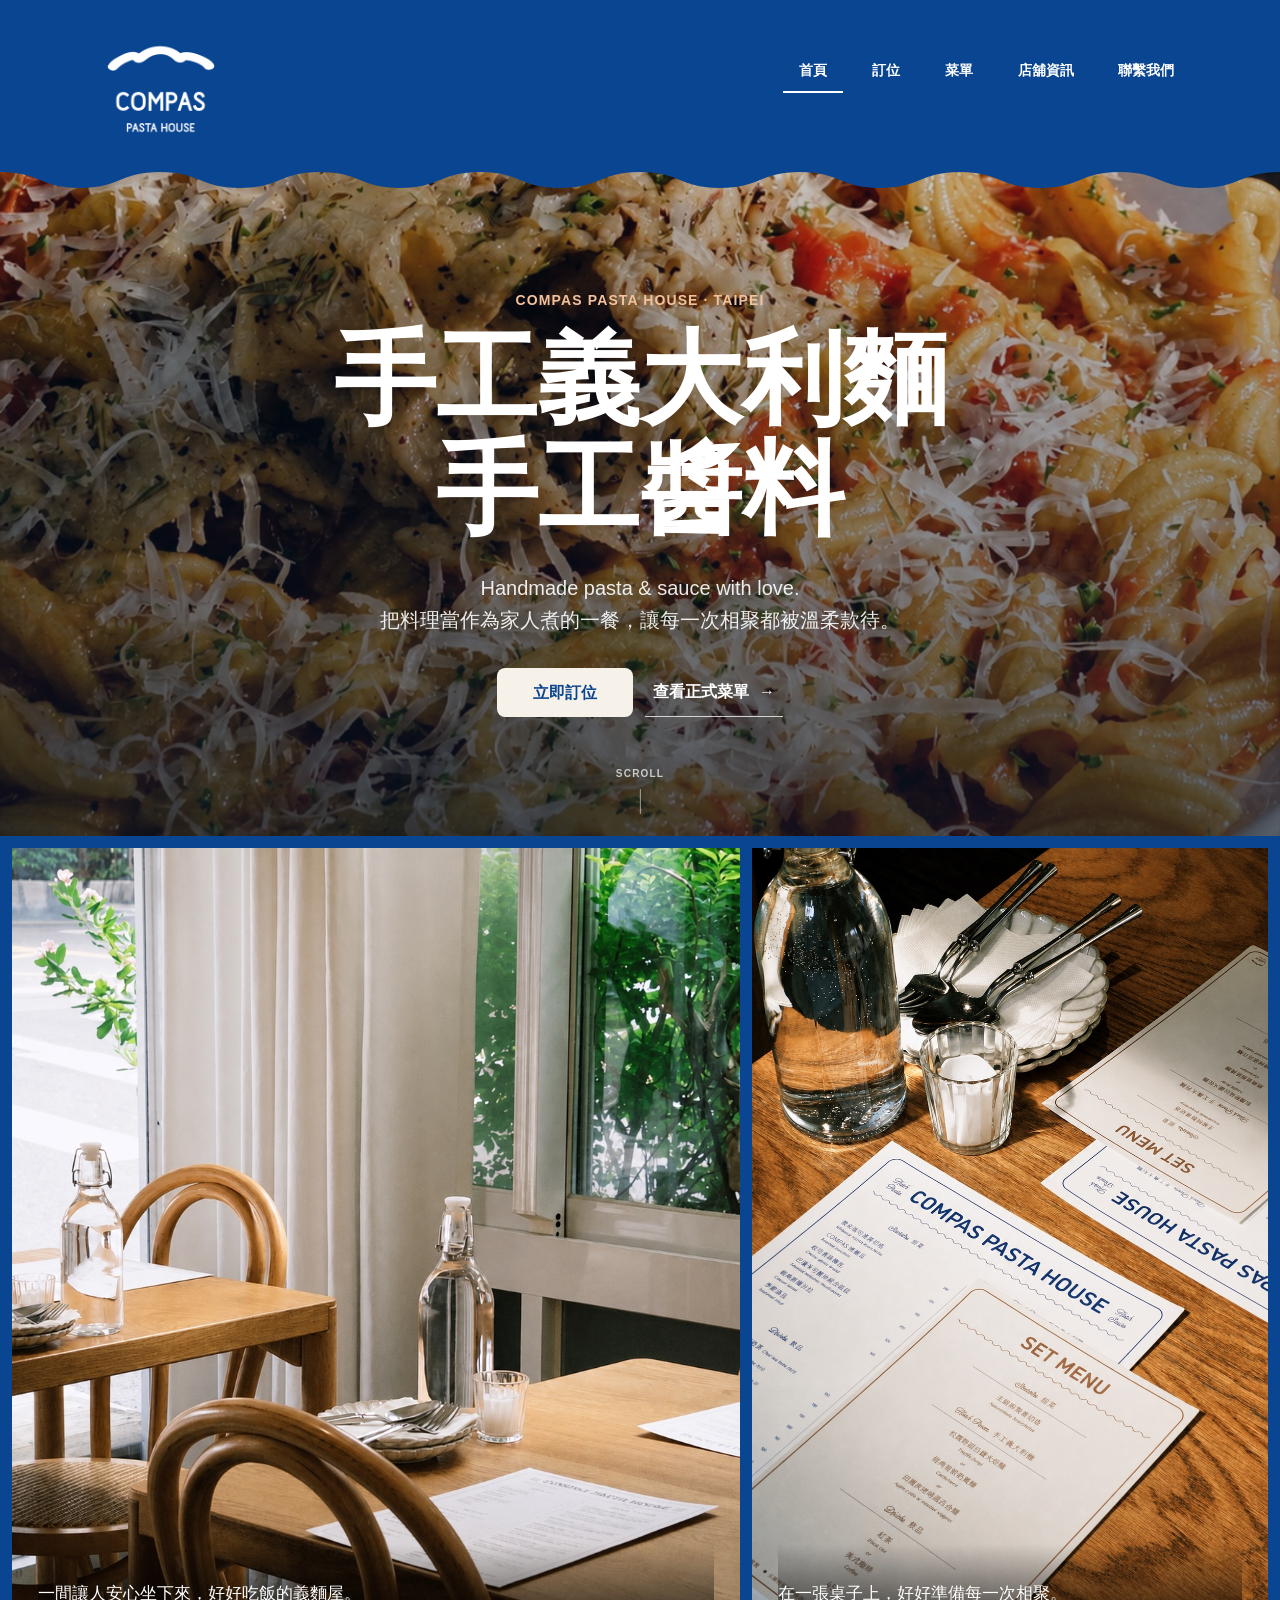
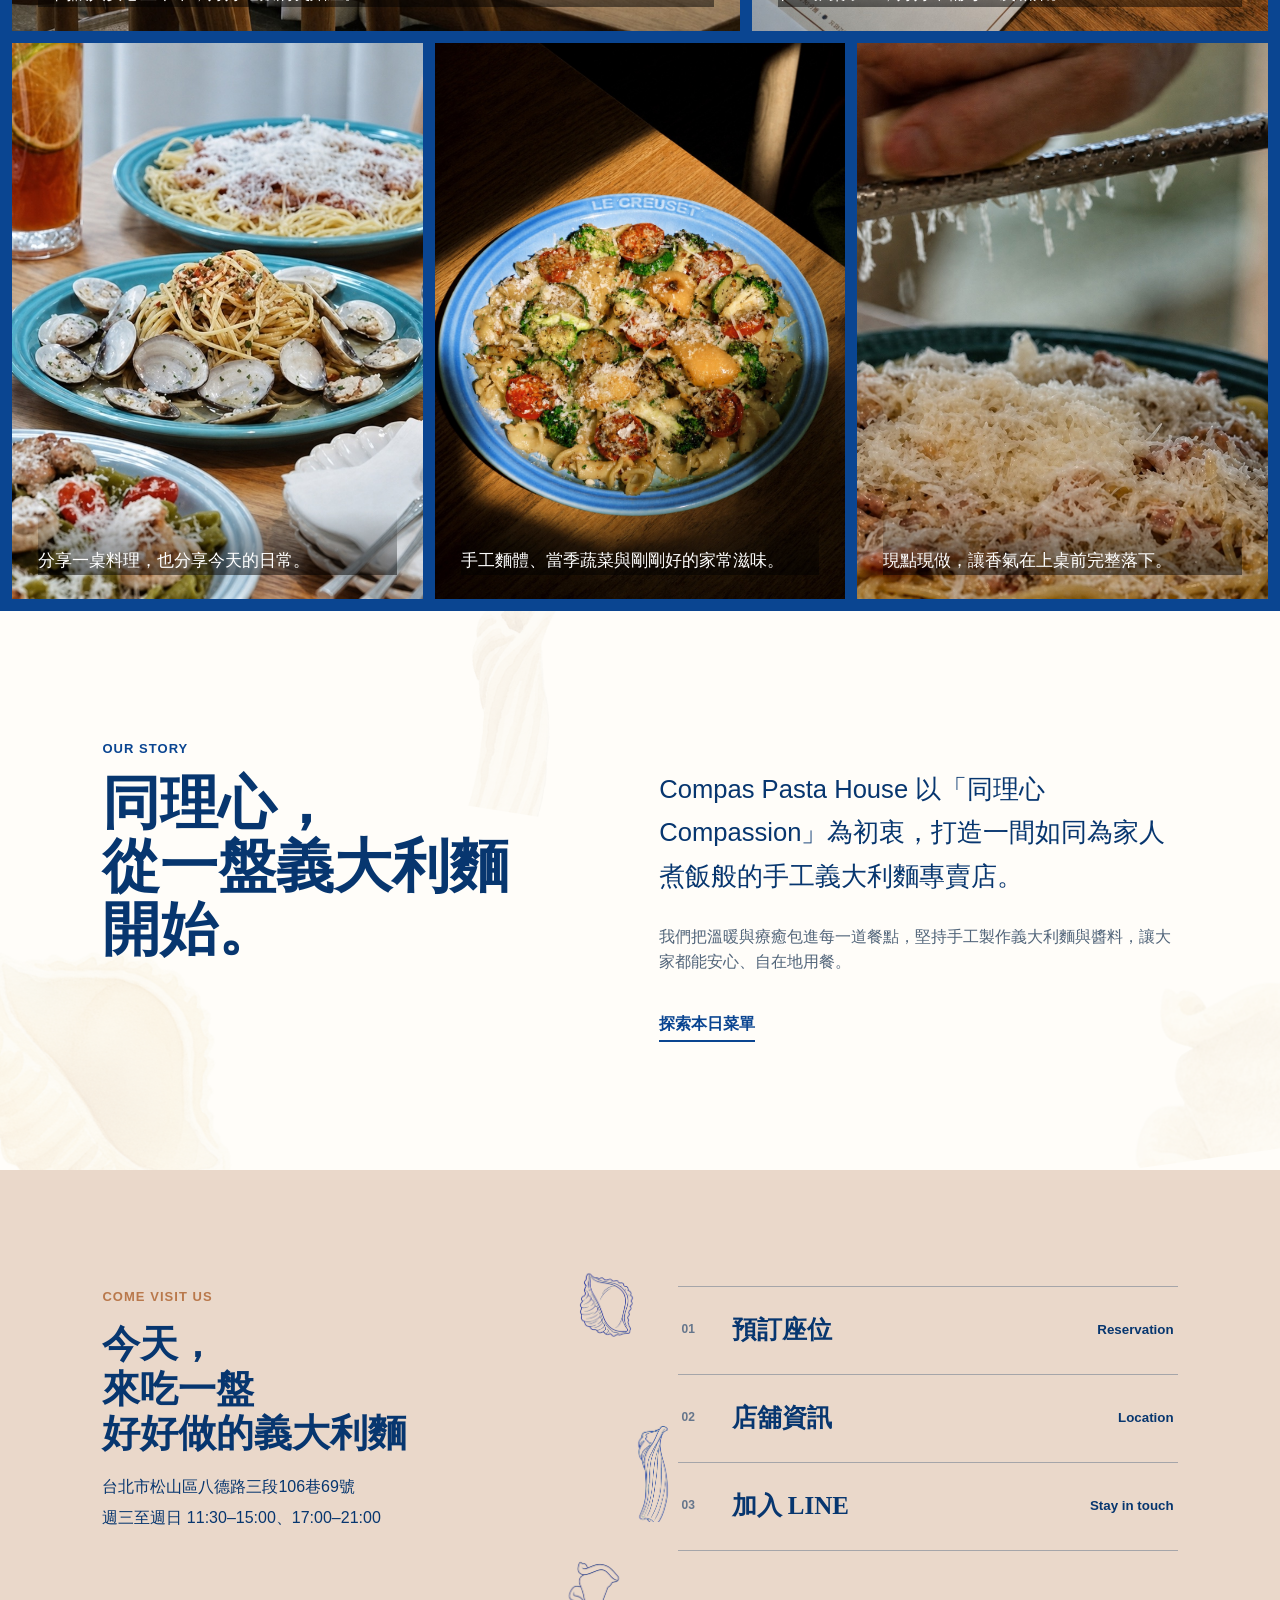
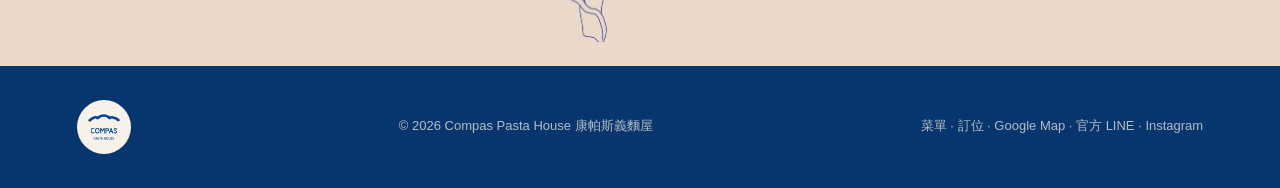
<file: compas-official-site/index.html>
<!doctype html>
<html lang="zh-Hant">
<head>
  <meta charset="utf-8">
  <meta name="viewport" content="width=device-width, initial-scale=1">
  <title>Compas Pasta House 康帕斯義麵屋｜品牌官方網站</title>
  <meta name="description" content="Compas Pasta House 康帕斯義麵屋官方網站，提供義大利麵、主廚菜單、訂位資訊、Google Map 店舖資訊與官方 LINE 加入好友。">
  <meta name="keywords" content="Compas Pasta House, 康帕斯義麵屋, compas pasta, 義大利麵, pasta house, 餐廳訂位, 官方LINE">
  <meta name="robots" content="index, follow">
  <link rel="canonical" href="https://compas-official-site.compaspastahouse.workers.dev/">
  <meta property="og:title" content="Compas Pasta House 康帕斯義麵屋">
  <meta property="og:description" content="康帕斯義麵屋官方網站。查詢菜單、訂位、店舖資訊與加入官方 LINE。">
  <meta property="og:type" content="website">
  <meta property="og:url" content="https://compas-official-site.compaspastahouse.workers.dev/">
  <meta property="og:image" content="https://compas-official-site.compaspastahouse.workers.dev/assets/hero-pasta.jpg">
  <link rel="stylesheet" href="assets/styles.css">
  <link rel="stylesheet" href="assets/brand.css?v=20260705g">
  <script type="application/ld+json">
  {
    "@context": "https://schema.org",
    "@type": "Restaurant",
    "name": "Compas Pasta House 康帕斯義麵屋",
    "alternateName": ["Compas Pasta House", "康帕斯義麵屋", "Compas"],
    "servesCuisine": ["Italian", "Pasta", "義大利麵"],
    "description": "Compas Pasta House 康帕斯義麵屋提供義大利麵、主廚餐點、訂位與店舖資訊。",
    "url": "https://compas-official-site.compaspastahouse.workers.dev/",
    "image": "https://compas-official-site.compaspastahouse.workers.dev/assets/hero-pasta.jpg",
    "telephone": "+886-2-2570-0389",
    "priceRange": "$$",
    "address": {
      "@type": "PostalAddress",
      "streetAddress": "八德路三段106巷69號",
      "addressLocality": "松山區",
      "addressRegion": "台北市",
      "postalCode": "105",
      "addressCountry": "TW"
    },
    "openingHoursSpecification": [
      {
        "@type": "OpeningHoursSpecification",
        "dayOfWeek": ["Wednesday", "Thursday", "Friday", "Saturday", "Sunday"],
        "opens": "11:30",
        "closes": "15:00"
      },
      {
        "@type": "OpeningHoursSpecification",
        "dayOfWeek": ["Wednesday", "Thursday", "Friday", "Saturday", "Sunday"],
        "opens": "17:00",
        "closes": "21:00"
      }
    ],
    "sameAs": [
      "https://www.instagram.com/compas.pasta.house/",
      "https://line.me/R/ti/p/%40compaspastahouse",
      "https://www.google.com/maps/place/Compas+Pasta+House+%E5%BA%B7%E5%B8%95%E6%96%AF%E7%BE%A9%E9%BA%B5%E5%B1%8B+%7C+%E6%89%8B%E5%B7%A5%E7%BE%A9%E5%A4%A7%E5%88%A9%E9%BA%B5/@25.0446865,121.5519022,17z/"
    ]
  }
  </script>
</head>
<body>
  <header class="site-header">
    <a class="brand" href="index.html" aria-label="Compas Pasta House 首頁">
      <img src="assets/compas-logo-white.png" alt="Compas Pasta House">
    </a>
    <button class="nav-toggle" type="button" aria-label="開啟選單" aria-expanded="false"><span></span><span></span><span></span></button>
    <nav class="site-nav" aria-label="主要導覽">
      <a class="active" href="index.html">首頁</a>
      <a href="https://www.opentable.com.tw/restaurant/profile/189215?ref=18649" target="_blank" rel="noopener">訂位</a>
      <a href="menu.html">菜單</a>
      <a href="location.html">店舖資訊</a>
      <a href="line.html">聯繫我們</a>
    </nav>
  </header>

  <main>
    <section class="hero">
      <img class="hero-photo" src="assets/hero-pasta-graded.jpg" alt="Compas Pasta House 手工義大利麵，番茄、時蔬與現刨起司">
      <div class="hero-inner">
        <p class="eyebrow">Compas Pasta House · Taipei</p>
        <h1><span>手工義大利麵</span><span>手工醬料</span></h1>
        <p class="hero-subtitle">Handmade pasta &amp; sauce with love.<br>把料理當作為家人煮的一餐，讓每一次相聚都被溫柔款待。</p>
        <div class="hero-actions">
          <a class="button light" href="https://www.opentable.com.tw/restaurant/profile/189215?ref=18649" target="_blank" rel="noopener">立即訂位</a>
          <a class="text-link" href="menu.html">查看正式菜單 <span aria-hidden="true">→</span></a>
        </div>
      </div>
      <a class="scroll-cue" href="#story" aria-label="向下閱讀品牌故事">SCROLL</a>
    </section>

    <section class="photo-story" aria-label="Compas Pasta House 餐桌與料理氛圍">
      <figure class="photo-interior">
        <img src="assets/interior-graded.jpg" alt="Compas Pasta House 採光明亮、溫暖舒適的店內用餐空間">
        <figcaption>一間讓人安心坐下來，好好吃飯的義麵屋。</figcaption>
      </figure>
      <figure class="photo-menu">
        <img src="assets/table-menu-graded.jpg" alt="Compas Pasta House 木桌上的菜單、餐具與燭光">
        <figcaption>在一張桌子上，好好準備每一次相聚。</figcaption>
      </figure>
      <figure class="photo-spread">
        <img src="assets/table-spread-graded.jpg" alt="多道手工義大利麵、飲品與麵包組成的餐桌風景">
        <figcaption>分享一桌料理，也分享今天的日常。</figcaption>
      </figure>
      <figure class="photo-pasta">
        <img src="assets/pasta-blue-plate-graded.jpg" alt="藍色餐盤盛裝的手工義大利麵與炭烤時蔬">
        <figcaption>手工麵體、當季蔬菜與剛剛好的家常滋味。</figcaption>
      </figure>
      <figure class="photo-cheese">
        <img src="assets/cheese-pasta-natural-green.jpg" alt="為現做義大利麵刨上新鮮起司">
        <figcaption>現點現做，讓香氣在上桌前完整落下。</figcaption>
      </figure>
    </section>

    <section class="intro section" id="story">
      <div class="pasta-accent story-watermark story-watermark-shell" aria-hidden="true">
        <img src="assets/pasta-shell-watercolor.png" alt="">
      </div>
      <div class="pasta-accent story-watermark-twist" aria-hidden="true">
        <img src="assets/pasta-twist-watercolor.png" alt="">
      </div>
      <div class="pasta-accent story-watermark-fold" aria-hidden="true">
        <img src="assets/pasta-fold-watercolor.png" alt="">
      </div>
      <div class="story-title">
        <p class="section-label">Our Story</p>
        <h2>同理心，<br>從一盤義大利麵開始。</h2>
      </div>
      <div class="story-copy">
        <p class="story-lead">Compas Pasta House 以「同理心 Compassion」為初衷，打造一間如同為家人煮飯般的手工義大利麵專賣店。</p>
        <p>我們把溫暖與療癒包進每一道餐點，堅持手工製作義大利麵與醬料，讓大家都能安心、自在地用餐。</p>
        <a class="underlined-link" href="menu.html">探索本日菜單</a>
      </div>
    </section>

    <section class="visit-band" aria-label="訂位與店舖資訊">
      <div class="pasta-outline-cluster" aria-hidden="true">
        <span class="pasta-outline outline-shell"><img src="assets/pasta-shell-outline.png" alt=""></span>
        <span class="pasta-outline outline-twist"><img src="assets/pasta-twist-outline.png" alt=""></span>
        <span class="pasta-outline outline-fold"><img src="assets/pasta-fold-outline.png" alt=""></span>
      </div>
      <div class="visit-copy">
        <p class="section-label">Come Visit Us</p>
        <h2><span>今天，</span><span>來吃一盤</span><span>好好做的義大利麵</span></h2>
        <p>台北市松山區八德路三段106巷69號<br>週三至週日 11:30–15:00、17:00–21:00</p>
      </div>
      <div class="visit-actions">
        <a href="https://www.opentable.com.tw/restaurant/profile/189215?ref=18649" target="_blank" rel="noopener"><span>01</span><strong>預訂座位</strong><small>Reservation</small></a>
        <a href="location.html"><span>02</span><strong>店舖資訊</strong><small>Location</small></a>
        <a href="line.html"><span>03</span><strong>加入 LINE</strong><small>Stay in touch</small></a>
      </div>
    </section>
  </main>

  <footer class="site-footer">
    <img src="assets/compas-logo.png" alt="" aria-hidden="true">
    <p>© 2026 Compas Pasta House 康帕斯義麵屋</p>
    <p><a href="menu.html">菜單</a> · <a href="https://www.opentable.com.tw/restaurant/profile/189215?ref=18649" target="_blank" rel="noopener">訂位</a> · <a href="location.html">Google Map</a> · <a href="line.html">官方 LINE</a> · <a href="https://www.instagram.com/compas.pasta.house/" target="_blank" rel="noopener">Instagram</a></p>
  </footer>

  <script src="assets/script.js"></script>
</body>
</html>
</file>
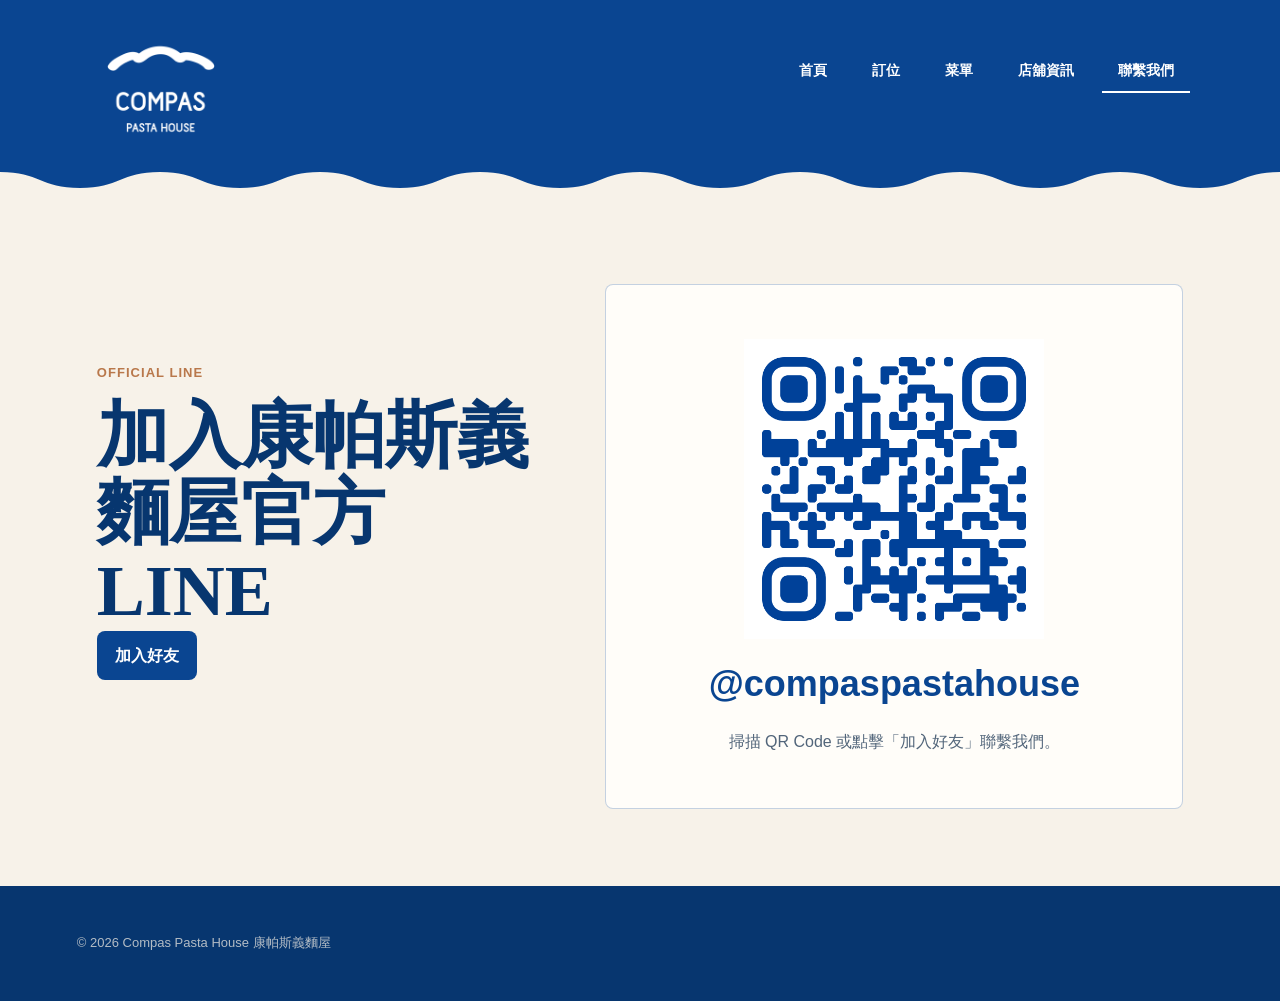
<file: compas-official-site/line.html>
<!doctype html>
<html lang="zh-Hant">
<head>
  <meta charset="utf-8">
  <meta name="viewport" content="width=device-width, initial-scale=1">
  <title>官方 LINE｜Compas Pasta House 康帕斯義麵屋</title>
  <meta name="description" content="加入 Compas Pasta House 康帕斯義麵屋官方 LINE，接收訂位、菜單、優惠與店舖最新消息。">
  <link rel="canonical" href="https://compas-official-site.compaspastahouse.workers.dev/line">
  <link rel="stylesheet" href="assets/styles.css">
  <link rel="stylesheet" href="assets/brand.css?v=20260705g">
</head>
<body>
  <header class="site-header">
    <a class="brand" href="index.html" aria-label="Compas Pasta House 首頁"><img src="assets/compas-logo-white.png" alt="Compas Pasta House"></a>
    <button class="nav-toggle" type="button" aria-label="開啟選單" aria-expanded="false"><span></span><span></span><span></span></button>
    <nav class="site-nav" aria-label="主要導覽">
      <a href="index.html">首頁</a>
      <a href="https://www.opentable.com.tw/restaurant/profile/189215?ref=18649" target="_blank" rel="noopener">訂位</a>
      <a href="menu.html">菜單</a>
      <a href="location.html">店舖資訊</a>
      <a class="active" href="line.html">聯繫我們</a>
    </nav>
  </header>

  <main class="page line-page">
    <section class="page-heading">
      <p class="section-label">Official LINE</p>
      <h1>加入康帕斯義麵屋官方 LINE</h1>
      <a class="button line-button" href="https://line.me/R/ti/p/%40compaspastahouse" target="_blank" rel="noopener">加入好友</a>
    </section>

    <section class="line-box" aria-label="官方 LINE 帳號">
      <img class="line-qr" src="assets/line-qr-code.png" alt="康帕斯義麵屋官方 LINE QR Code">
      <p class="line-id">@compaspastahouse</p>
      <p>掃描 QR Code 或點擊「加入好友」聯繫我們。</p>
    </section>
  </main>

  <footer class="site-footer">
    <p>© 2026 Compas Pasta House 康帕斯義麵屋</p>
  </footer>
  <script src="assets/script.js"></script>
</body>
</html>
</file>
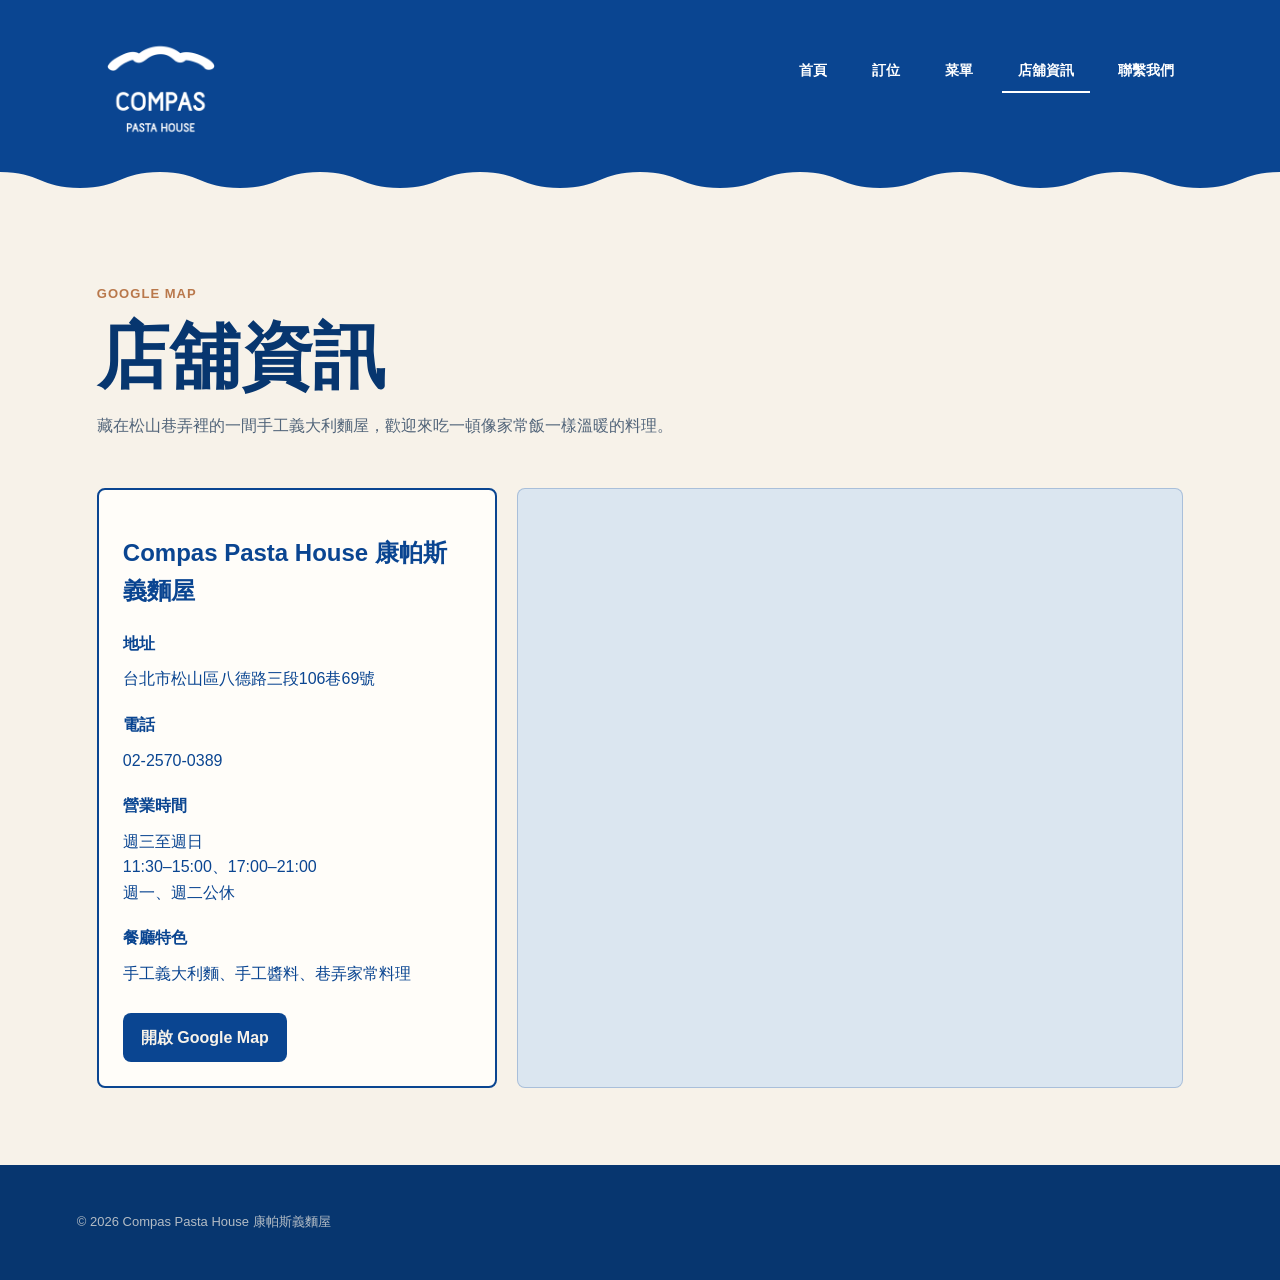
<file: compas-official-site/location.html>
<!doctype html>
<html lang="zh-Hant">
<head>
  <meta charset="utf-8">
  <meta name="viewport" content="width=device-width, initial-scale=1">
  <title>Google Map 店舖資訊｜Compas Pasta House 康帕斯義麵屋</title>
  <meta name="description" content="Compas Pasta House 康帕斯義麵屋 Google Map、地址、營業時間、交通方式與店舖資訊。">
  <link rel="canonical" href="https://compas-official-site.compaspastahouse.workers.dev/location">
  <link rel="stylesheet" href="assets/styles.css">
  <link rel="stylesheet" href="assets/brand.css?v=20260704b">
</head>
<body>
  <header class="site-header">
    <a class="brand" href="index.html" aria-label="Compas Pasta House 首頁"><img src="assets/compas-logo-white.png" alt="Compas Pasta House"></a>
    <button class="nav-toggle" type="button" aria-label="開啟選單" aria-expanded="false"><span></span><span></span><span></span></button>
    <nav class="site-nav" aria-label="主要導覽">
      <a href="index.html">首頁</a>
      <a href="https://www.opentable.com.tw/restaurant/profile/189215?ref=18649" target="_blank" rel="noopener">訂位</a>
      <a href="menu.html">菜單</a>
      <a class="active" href="location.html">店舖資訊</a>
      <a href="line.html">聯繫我們</a>
    </nav>
  </header>

  <main class="page">
    <section class="page-heading">
      <p class="section-label">Google Map</p>
      <h1>店舖資訊</h1>
      <p>藏在松山巷弄裡的一間手工義大利麵屋，歡迎來吃一頓像家常飯一樣溫暖的料理。</p>
    </section>

    <section class="location-layout">
      <div class="info-panel">
        <h2>Compas Pasta House 康帕斯義麵屋</h2>
        <dl>
          <dt>地址</dt><dd>台北市松山區八德路三段106巷69號</dd>
          <dt>電話</dt><dd><a href="tel:+886225700389">02-2570-0389</a></dd>
          <dt>營業時間</dt><dd>週三至週日<br>11:30–15:00、17:00–21:00<br>週一、週二公休</dd>
          <dt>餐廳特色</dt><dd>手工義大利麵、手工醬料、巷弄家常料理</dd>
        </dl>
        <a class="button primary" href="https://www.google.com/maps/place/Compas+Pasta+House+%E5%BA%B7%E5%B8%95%E6%96%AF%E7%BE%A9%E9%BA%B5%E5%B1%8B+%7C+%E6%89%8B%E5%B7%A5%E7%BE%A9%E5%A4%A7%E5%88%A9%E9%BA%B5/@25.0446865,121.5519022,17z/data=!4m15!1m8!3m7!1s0x3442abe693691a61:0xe61e32baee3e8844!2zQ29tcGFzIFBhc3RhIEhvdXNlIOW6t-W4leaWr-e-qem6teWxiyB8IOaJi-W3pee-qeWkp-WIqem6tQ!8m2!3d25.0446865!4d121.5544771!10e1!16s%2Fg%2F11k6qzpfq9!3m5!1s0x3442abe693691a61:0xe61e32baee3e8844!8m2!3d25.0446865!4d121.5544771!16s%2Fg%2F11k6qzpfq9?hl=zh-TW" target="_blank" rel="noopener">開啟 Google Map</a>
      </div>
      <div class="map-embed" aria-label="Google Map 嵌入區">
        <iframe title="Compas Pasta House Google Map" src="https://www.google.com/maps?q=%E5%8F%B0%E5%8C%97%E5%B8%82%E6%9D%BE%E5%B1%B1%E5%8D%80%E5%85%AB%E5%BE%B7%E8%B7%AF%E4%B8%89%E6%AE%B5106%E5%B7%B769%E8%99%9F&output=embed" loading="lazy"></iframe>
      </div>
    </section>
  </main>

  <footer class="site-footer">
    <p>© 2026 Compas Pasta House 康帕斯義麵屋</p>
  </footer>
  <script src="assets/script.js"></script>
</body>
</html>
</file>
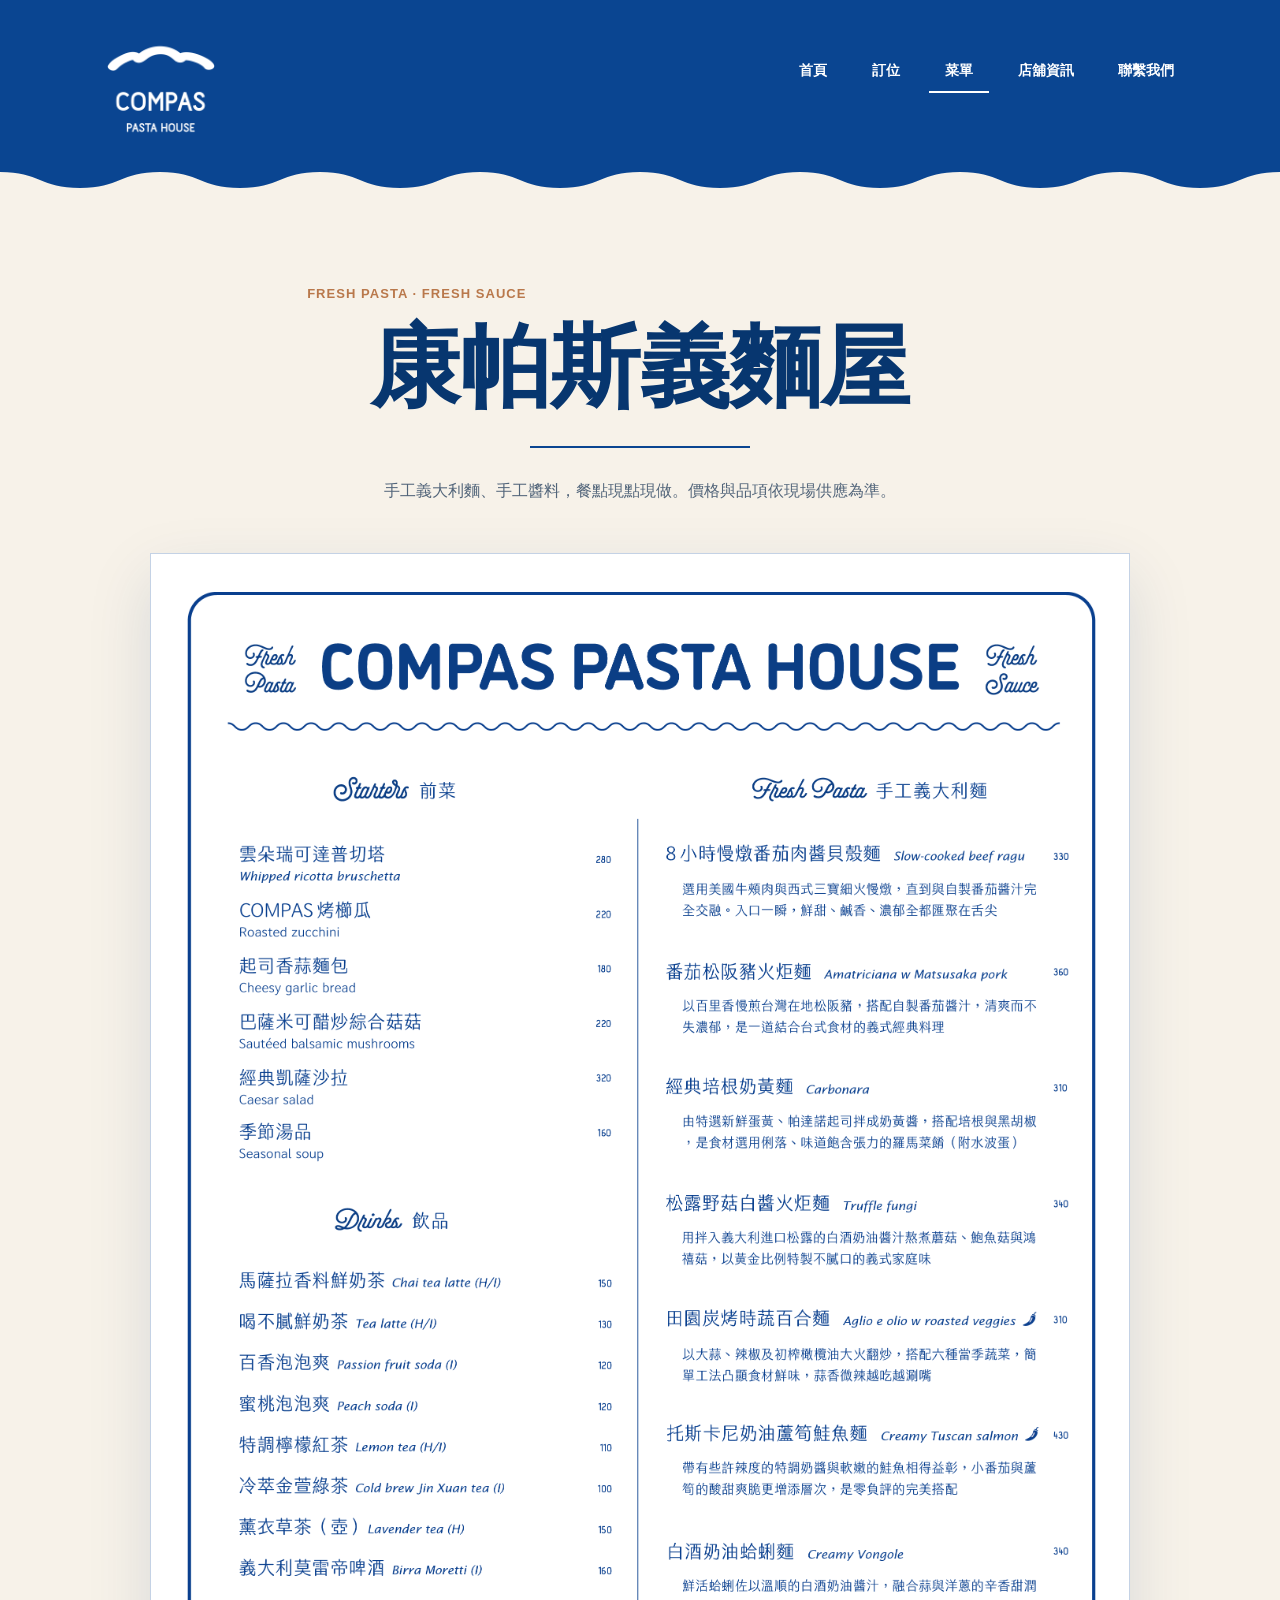
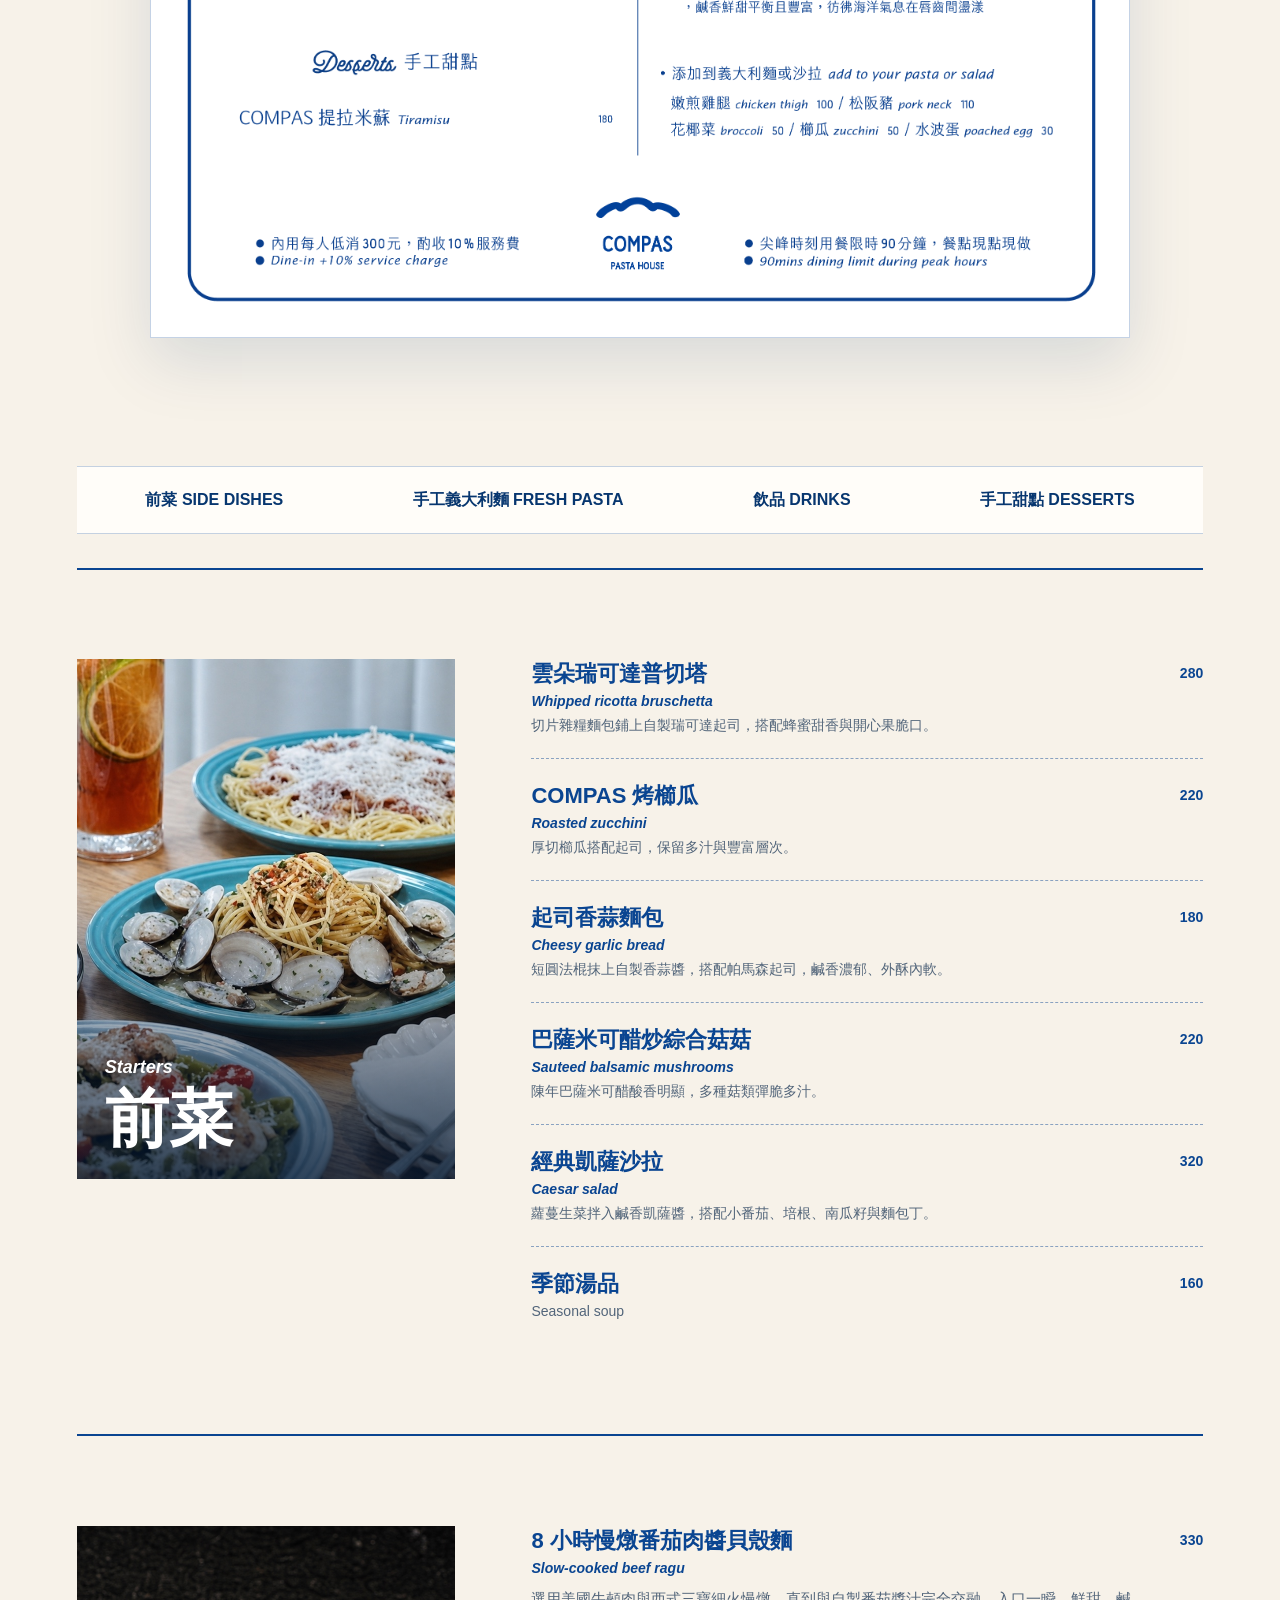
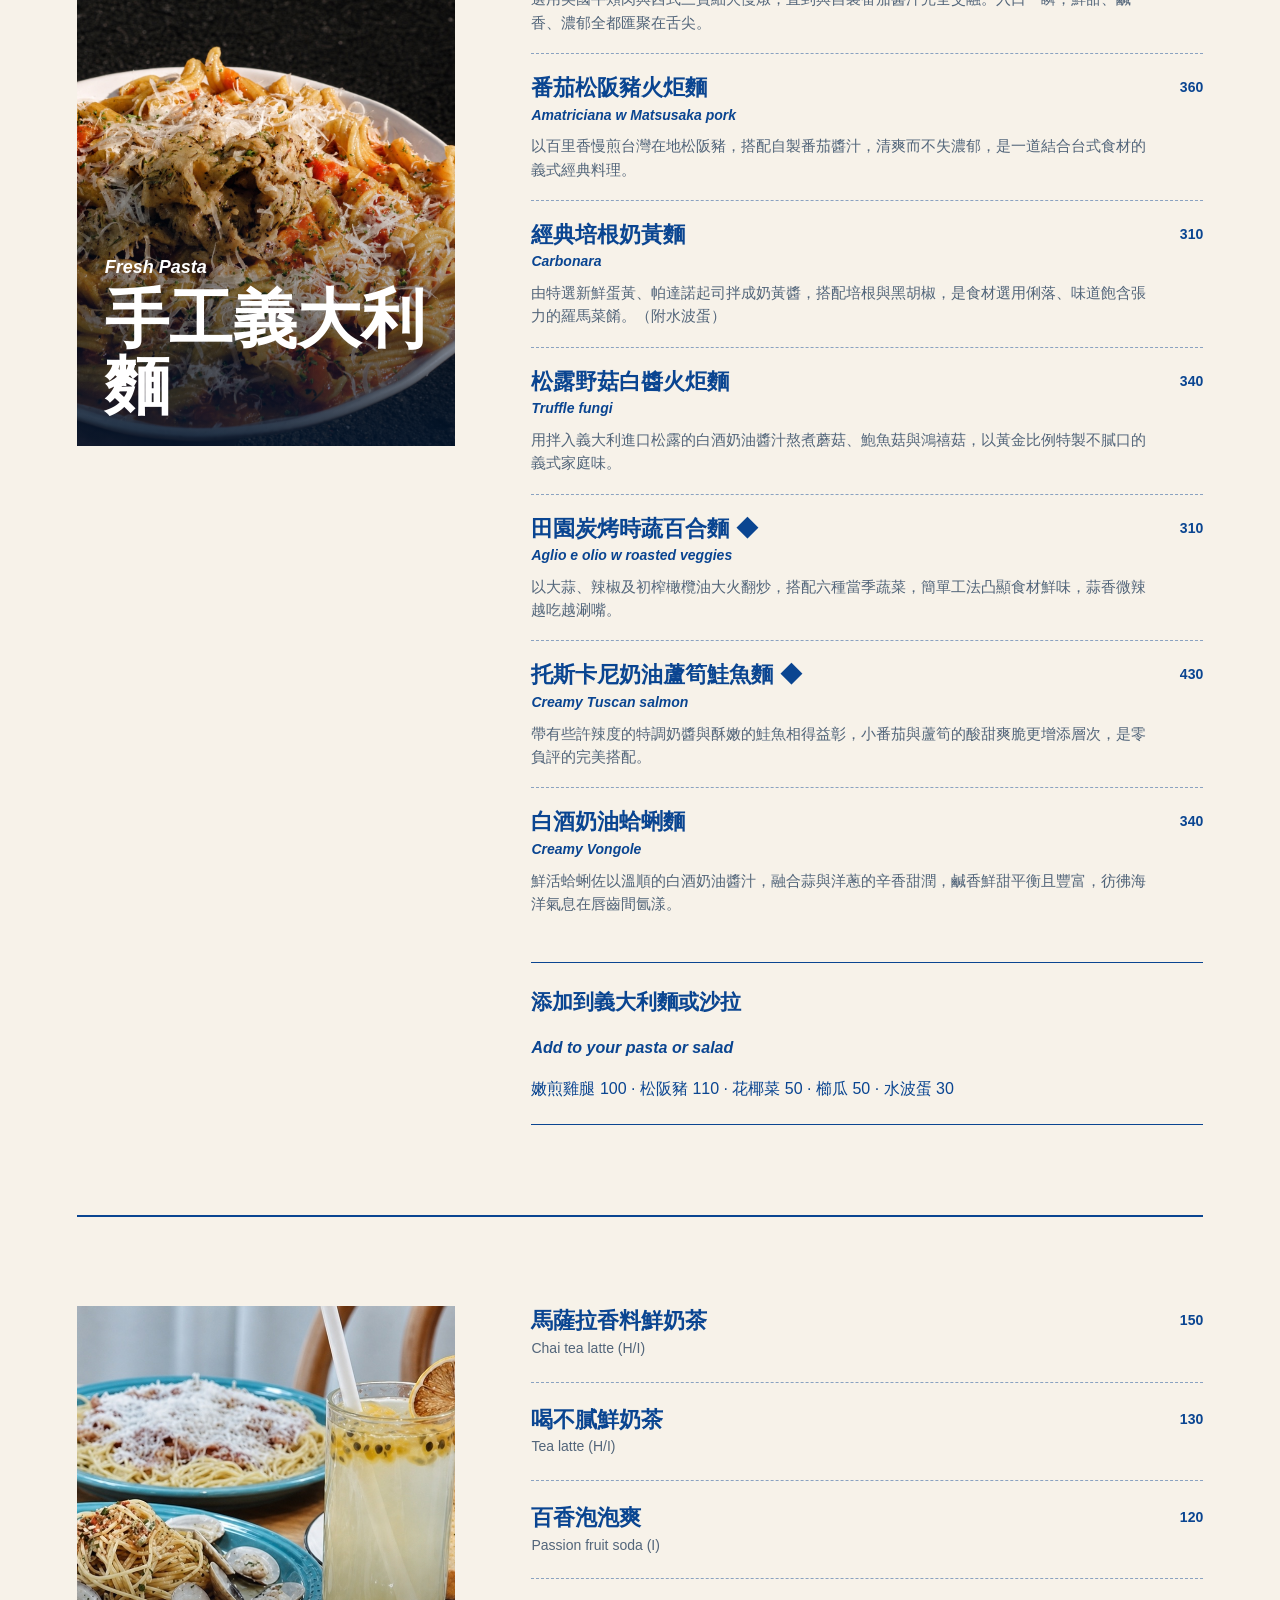
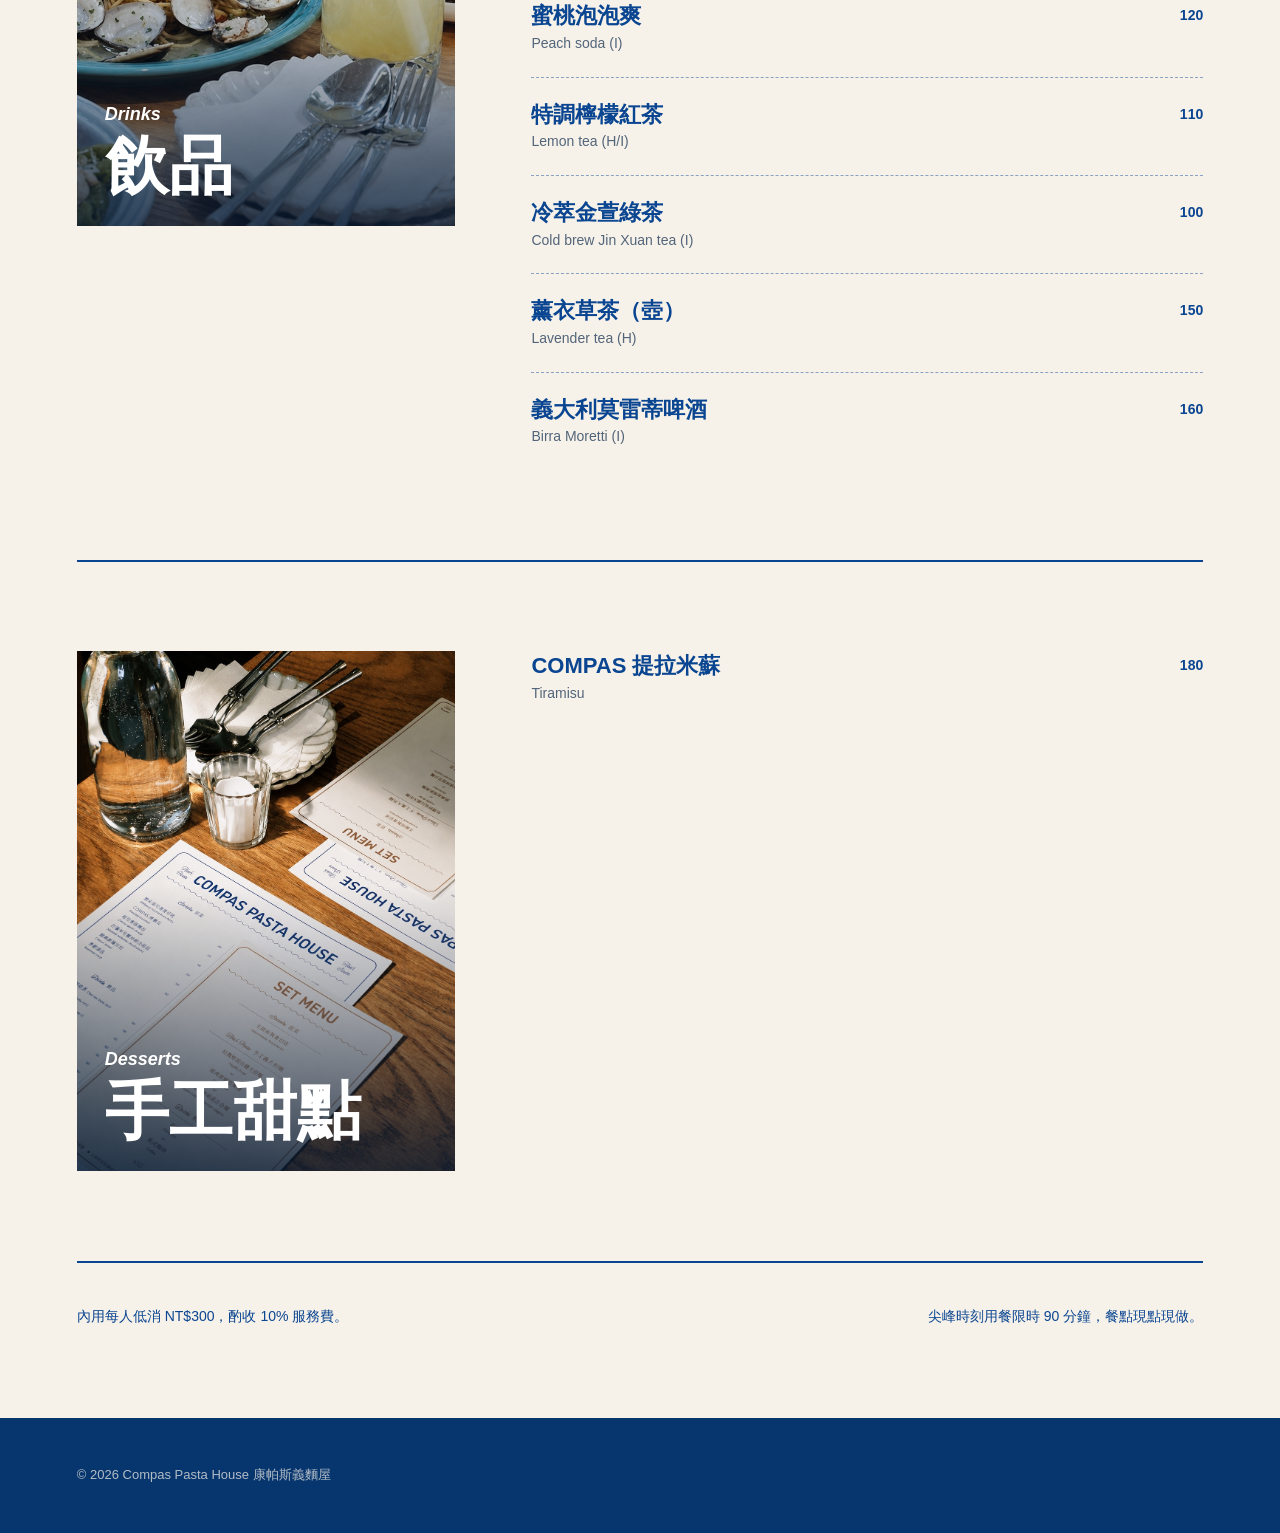
<file: compas-official-site/menu.html>
<!doctype html>
<html lang="zh-Hant">
<head>
  <meta charset="utf-8">
  <meta name="viewport" content="width=device-width, initial-scale=1">
  <title>菜單｜Compas Pasta House 康帕斯義麵屋</title>
  <meta name="description" content="查看 Compas Pasta House 康帕斯義麵屋正式菜單：手工義大利麵、前菜、飲品與手工甜點，包含慢燉番茄肉醬、培根奶黃麵、松露野菇與提拉米蘇。">
  <link rel="canonical" href="https://compas-official-site.compaspastahouse.workers.dev/menu">
  <link rel="stylesheet" href="assets/styles.css">
  <link rel="stylesheet" href="assets/brand.css?v=20260704b">
</head>
<body>
  <header class="site-header">
    <a class="brand" href="index.html" aria-label="Compas Pasta House 首頁"><img src="assets/compas-logo-white.png" alt="Compas Pasta House"></a>
    <button class="nav-toggle" type="button" aria-label="開啟選單" aria-expanded="false"><span></span><span></span><span></span></button>
    <nav class="site-nav" aria-label="主要導覽">
      <a href="index.html">首頁</a>
      <a href="https://www.opentable.com.tw/restaurant/profile/189215?ref=18649" target="_blank" rel="noopener">訂位</a>
      <a class="active" href="menu.html">菜單</a>
      <a href="location.html">店舖資訊</a>
      <a href="line.html">聯繫我們</a>
    </nav>
  </header>

  <main class="page menu-page">
    <section class="page-heading menu-heading">
      <p class="section-label">Fresh Pasta · Fresh Sauce</p>
      <h1>康帕斯義麵屋</h1>
      <div class="menu-title-rule" aria-hidden="true"></div>
      <p>手工義大利麵、手工醬料，餐點現點現做。價格與品項依現場供應為準。</p>
    </section>

    <section class="menu-poster-section" aria-label="康帕斯義麵屋完整菜單海報">
      <img src="assets/menu-260701.png" alt="康帕斯義麵屋完整菜單，包含前菜、手工義大利麵、飲品與甜點">
    </section>

    <nav class="menu-tabs" aria-label="菜單分類">
      <a href="#starters">前菜 <span>Side Dishes</span></a>
      <a href="#pasta">手工義大利麵 <span>Fresh Pasta</span></a>
      <a href="#drinks">飲品 <span>Drinks</span></a>
      <a href="#desserts">手工甜點 <span>Desserts</span></a>
    </nav>

    <div class="menu-categories">
      <section class="menu-category" id="starters">
        <div class="menu-category-media">
          <img src="assets/table-spread-graded.jpg" alt="康帕斯義麵屋前菜與餐桌料理">
          <div><p>Starters</p><h2>前菜</h2></div>
        </div>
        <div class="menu-category-content">
          <div class="menu-list">
            <article class="menu-item"><div><h3>雲朵瑞可達普切塔</h3><p class="english-name">Whipped ricotta bruschetta</p><p>切片雜糧麵包鋪上自製瑞可達起司，搭配蜂蜜甜香與開心果脆口。</p></div><strong>280</strong></article>
            <article class="menu-item"><div><h3>COMPAS 烤櫛瓜</h3><p class="english-name">Roasted zucchini</p><p>厚切櫛瓜搭配起司，保留多汁與豐富層次。</p></div><strong>220</strong></article>
            <article class="menu-item"><div><h3>起司香蒜麵包</h3><p class="english-name">Cheesy garlic bread</p><p>短圓法棍抹上自製香蒜醬，搭配帕馬森起司，鹹香濃郁、外酥內軟。</p></div><strong>180</strong></article>
            <article class="menu-item"><div><h3>巴薩米可醋炒綜合菇菇</h3><p class="english-name">Sauteed balsamic mushrooms</p><p>陳年巴薩米可醋酸香明顯，多種菇類彈脆多汁。</p></div><strong>220</strong></article>
            <article class="menu-item"><div><h3>經典凱薩沙拉</h3><p class="english-name">Caesar salad</p><p>蘿蔓生菜拌入鹹香凱薩醬，搭配小番茄、培根、南瓜籽與麵包丁。</p></div><strong>320</strong></article>
            <article class="menu-item"><div><h3>季節湯品</h3><p>Seasonal soup</p></div><strong>160</strong></article>
          </div>
        </div>
      </section>

      <section class="menu-category" id="pasta">
        <div class="menu-category-media">
          <img src="assets/hero-pasta-graded.jpg" alt="康帕斯義麵屋手工義大利麵">
          <div><p>Fresh Pasta</p><h2>手工義大利麵</h2></div>
        </div>
        <div class="menu-category-content">
          <div class="menu-list detailed-menu">
            <article class="menu-item"><div><h3>8 小時慢燉番茄肉醬貝殼麵</h3><p class="english-name">Slow-cooked beef ragu</p><p>選用美國牛頰肉與西式三寶細火慢燉，直到與自製番茄醬汁完全交融。入口一瞬，鮮甜、鹹香、濃郁全都匯聚在舌尖。</p></div><strong>330</strong></article>
            <article class="menu-item"><div><h3>番茄松阪豬火炬麵</h3><p class="english-name">Amatriciana w Matsusaka pork</p><p>以百里香慢煎台灣在地松阪豬，搭配自製番茄醬汁，清爽而不失濃郁，是一道結合台式食材的義式經典料理。</p></div><strong>360</strong></article>
            <article class="menu-item"><div><h3>經典培根奶黃麵</h3><p class="english-name">Carbonara</p><p>由特選新鮮蛋黃、帕達諾起司拌成奶黃醬，搭配培根與黑胡椒，是食材選用俐落、味道飽含張力的羅馬菜餚。（附水波蛋）</p></div><strong>310</strong></article>
            <article class="menu-item"><div><h3>松露野菇白醬火炬麵</h3><p class="english-name">Truffle fungi</p><p>用拌入義大利進口松露的白酒奶油醬汁熬煮蘑菇、鮑魚菇與鴻禧菇，以黃金比例特製不膩口的義式家庭味。</p></div><strong>340</strong></article>
            <article class="menu-item"><div><h3>田園炭烤時蔬百合麵 <span aria-label="辣">◆</span></h3><p class="english-name">Aglio e olio w roasted veggies</p><p>以大蒜、辣椒及初榨橄欖油大火翻炒，搭配六種當季蔬菜，簡單工法凸顯食材鮮味，蒜香微辣越吃越涮嘴。</p></div><strong>310</strong></article>
            <article class="menu-item"><div><h3>托斯卡尼奶油蘆筍鮭魚麵 <span aria-label="辣">◆</span></h3><p class="english-name">Creamy Tuscan salmon</p><p>帶有些許辣度的特調奶醬與酥嫩的鮭魚相得益彰，小番茄與蘆筍的酸甜爽脆更增添層次，是零負評的完美搭配。</p></div><strong>430</strong></article>
            <article class="menu-item"><div><h3>白酒奶油蛤蜊麵</h3><p class="english-name">Creamy Vongole</p><p>鮮活蛤蜊佐以溫順的白酒奶油醬汁，融合蒜與洋蔥的辛香甜潤，鹹香鮮甜平衡且豐富，彷彿海洋氣息在唇齒間氤漾。</p></div><strong>340</strong></article>
          </div>
          <aside class="menu-addons">
            <h2>添加到義大利麵或沙拉</h2>
            <p class="english-name">Add to your pasta or salad</p>
            <p>嫩煎雞腿 100 · 松阪豬 110 · 花椰菜 50 · 櫛瓜 50 · 水波蛋 30</p>
          </aside>
        </div>
      </section>

      <section class="menu-category" id="drinks">
        <div class="menu-category-media">
          <img src="assets/table-spread-graded.jpg" alt="康帕斯義麵屋飲品與餐桌料理">
          <div><p>Drinks</p><h2>飲品</h2></div>
        </div>
        <div class="menu-category-content">
          <div class="menu-list">
            <article class="menu-item"><div><h3>馬薩拉香料鮮奶茶</h3><p>Chai tea latte (H/I)</p></div><strong>150</strong></article>
            <article class="menu-item"><div><h3>喝不膩鮮奶茶</h3><p>Tea latte (H/I)</p></div><strong>130</strong></article>
            <article class="menu-item"><div><h3>百香泡泡爽</h3><p>Passion fruit soda (I)</p></div><strong>120</strong></article>
            <article class="menu-item"><div><h3>蜜桃泡泡爽</h3><p>Peach soda (I)</p></div><strong>120</strong></article>
            <article class="menu-item"><div><h3>特調檸檬紅茶</h3><p>Lemon tea (H/I)</p></div><strong>110</strong></article>
            <article class="menu-item"><div><h3>冷萃金萱綠茶</h3><p>Cold brew Jin Xuan tea (I)</p></div><strong>100</strong></article>
            <article class="menu-item"><div><h3>薰衣草茶（壺）</h3><p>Lavender tea (H)</p></div><strong>150</strong></article>
            <article class="menu-item"><div><h3>義大利莫雷蒂啤酒</h3><p>Birra Moretti (I)</p></div><strong>160</strong></article>
          </div>
        </div>
      </section>

      <section class="menu-category" id="desserts">
        <div class="menu-category-media">
          <img src="assets/table-menu-graded.jpg" alt="康帕斯義麵屋手工甜點與餐桌氛圍">
          <div><p>Desserts</p><h2>手工甜點</h2></div>
        </div>
        <div class="menu-category-content">
          <div class="menu-list">
            <article class="menu-item"><div><h3>COMPAS 提拉米蘇</h3><p>Tiramisu</p></div><strong>180</strong></article>
          </div>
        </div>
      </section>
    </div>

    <aside class="menu-notes">
      <p>內用每人低消 NT$300，酌收 10% 服務費。</p>
      <p>尖峰時刻用餐限時 90 分鐘，餐點現點現做。</p>
    </aside>
  </main>

  <footer class="site-footer">
    <p>© 2026 Compas Pasta House 康帕斯義麵屋</p>
  </footer>
  <script src="assets/script.js"></script>
</body>
</html>
</file>
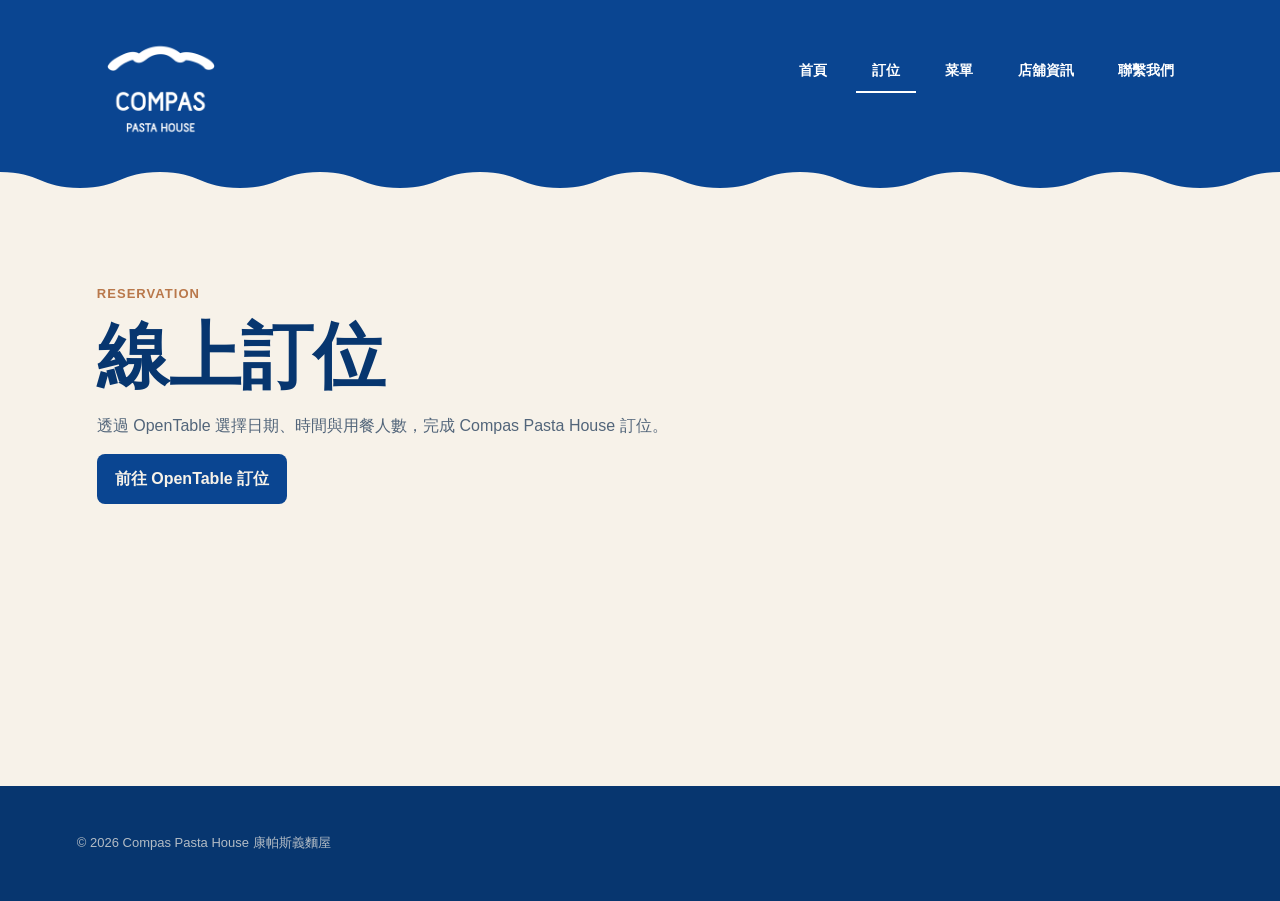
<file: compas-official-site/reservation.html>
<!doctype html>
<html lang="zh-Hant">
<head>
  <meta charset="utf-8">
  <meta name="viewport" content="width=device-width, initial-scale=1">
  <title>訂位｜Compas Pasta House 康帕斯義麵屋</title>
  <meta name="description" content="Compas Pasta House 康帕斯義麵屋訂位頁面。選擇用餐日期、人數、時間，或透過官方 LINE 聯繫訂位。">
  <link rel="canonical" href="https://compas-official-site.compaspastahouse.workers.dev/reservation">
  <link rel="stylesheet" href="assets/styles.css">
  <link rel="stylesheet" href="assets/brand.css?v=20260704b">
</head>
<body>
  <header class="site-header">
    <a class="brand" href="index.html" aria-label="Compas Pasta House 首頁"><img src="assets/compas-logo-white.png" alt="Compas Pasta House"></a>
    <button class="nav-toggle" type="button" aria-label="開啟選單" aria-expanded="false"><span></span><span></span><span></span></button>
    <nav class="site-nav" aria-label="主要導覽">
      <a href="index.html">首頁</a>
      <a class="active" href="https://www.opentable.com.tw/restaurant/profile/189215?ref=18649" target="_blank" rel="noopener">訂位</a>
      <a href="menu.html">菜單</a>
      <a href="location.html">店舖資訊</a>
      <a href="line.html">聯繫我們</a>
    </nav>
  </header>

  <main class="page reservation-page">
    <section class="page-heading">
      <p class="section-label">Reservation</p>
      <h1>線上訂位</h1>
      <p>透過 OpenTable 選擇日期、時間與用餐人數，完成 Compas Pasta House 訂位。</p>
      <a class="button primary" href="https://www.opentable.com.tw/restaurant/profile/189215?ref=18649" target="_blank" rel="noopener">前往 OpenTable 訂位</a>
    </section>
  </main>

  <footer class="site-footer">
    <p>© 2026 Compas Pasta House 康帕斯義麵屋</p>
  </footer>
  <script src="assets/script.js"></script>
</body>
</html>
</file>
<file: compas-official-site/assets/styles.css>
:root {
  --ink: #23201d;
  --muted: #6b6259;
  --paper: #fffaf2;
  --surface: #ffffff;
  --tomato: #b9382f;
  --basil: #2f6f4f;
  --wheat: #e9c46a;
  --line: #e9dfd1;
  --shadow: 0 18px 45px rgba(35, 32, 29, 0.12);
}

* { box-sizing: border-box; }

body {
  margin: 0;
  font-family: -apple-system, BlinkMacSystemFont, "Segoe UI", "Noto Sans TC", "PingFang TC", sans-serif;
  color: var(--ink);
  background: var(--paper);
  line-height: 1.6;
}

a { color: inherit; text-decoration: none; }

.site-header {
  position: sticky;
  top: 0;
  z-index: 20;
  display: flex;
  align-items: center;
  justify-content: space-between;
  gap: 24px;
  padding: 16px clamp(20px, 4vw, 56px);
  background: rgba(255, 250, 242, 0.94);
  border-bottom: 1px solid var(--line);
  backdrop-filter: blur(14px);
}

.brand {
  display: inline-flex;
  align-items: center;
  gap: 12px;
  min-width: 230px;
}

.brand-mark {
  display: grid;
  place-items: center;
  width: 42px;
  height: 42px;
  color: #fff;
  background: var(--tomato);
  border-radius: 50%;
  font-weight: 800;
}

.brand strong, .brand small { display: block; }
.brand small { color: var(--muted); }

.site-nav {
  display: flex;
  align-items: center;
  gap: 8px;
  flex-wrap: wrap;
}

.site-nav a {
  padding: 8px 12px;
  border-radius: 8px;
  color: var(--muted);
  font-weight: 700;
}

.site-nav a:hover, .site-nav a.active {
  color: var(--ink);
  background: #f0e5d7;
}

.nav-toggle { display: none; }

.hero {
  display: grid;
  grid-template-columns: minmax(0, 0.95fr) minmax(320px, 1fr);
  align-items: center;
  gap: clamp(28px, 5vw, 72px);
  min-height: calc(100vh - 74px);
  padding: clamp(36px, 6vw, 88px) clamp(20px, 6vw, 80px);
}

.hero h1 {
  margin: 0;
  font-size: clamp(48px, 8vw, 108px);
  line-height: 0.95;
  letter-spacing: 0;
}

.eyebrow, .section-label {
  margin: 0 0 12px;
  color: var(--tomato);
  font-weight: 800;
  text-transform: uppercase;
}

.hero-subtitle {
  max-width: 620px;
  color: var(--muted);
  font-size: clamp(18px, 2vw, 24px);
}

.hero-actions {
  display: flex;
  gap: 12px;
  flex-wrap: wrap;
  margin-top: 28px;
}

.button {
  display: inline-flex;
  align-items: center;
  justify-content: center;
  min-height: 46px;
  padding: 12px 18px;
  border: 0;
  border-radius: 8px;
  font-weight: 800;
  cursor: pointer;
}

.button.primary { color: #fff; background: var(--tomato); }
.button.secondary { color: var(--ink); background: #f0e5d7; }
.button.full { width: 100%; }
.line-button { color: #fff; background: #06c755; }

.hero-image {
  width: 100%;
  max-height: 680px;
  object-fit: contain;
  filter: drop-shadow(0 28px 40px rgba(35, 32, 29, 0.18));
}

.section, .page {
  padding: clamp(40px, 6vw, 80px) clamp(20px, 6vw, 80px);
}

.intro {
  display: grid;
  grid-template-columns: minmax(240px, 0.8fr) minmax(300px, 1.2fr);
  gap: 36px;
  background: #fff;
  border-top: 1px solid var(--line);
  border-bottom: 1px solid var(--line);
}

.intro h2, .page-heading h1 {
  margin: 0;
  font-size: clamp(32px, 5vw, 58px);
  line-height: 1.08;
}

.intro p, .page-heading p { color: var(--muted); }

.feature-grid {
  display: grid;
  grid-template-columns: repeat(4, minmax(0, 1fr));
  gap: 16px;
}

.feature-card, .menu-item, .info-panel, .line-box {
  background: var(--surface);
  border: 1px solid var(--line);
  border-radius: 8px;
  box-shadow: var(--shadow);
}

.feature-card {
  min-height: 240px;
  padding: 22px;
}

.feature-card span {
  color: var(--basil);
  font-weight: 900;
}

.feature-card p, .menu-item p, .form-note, .line-box p { color: var(--muted); }

.page {
  max-width: 1180px;
  margin: 0 auto;
}

.page-heading {
  max-width: 780px;
  margin-bottom: 36px;
}

.menu-section + .menu-section { margin-top: 40px; }

.menu-list {
  display: grid;
  grid-template-columns: repeat(2, minmax(0, 1fr));
  gap: 16px;
}

.menu-list.compact {
  grid-template-columns: repeat(4, minmax(0, 1fr));
}

.menu-item {
  padding: 22px;
}

.menu-item h3 { margin-top: 0; }
.menu-item strong { color: var(--tomato); }

.two-column {
  display: grid;
  grid-template-columns: minmax(280px, 0.8fr) minmax(320px, 1fr);
  gap: 42px;
  align-items: start;
}

.reservation-form {
  display: grid;
  gap: 14px;
  padding: 24px;
  background: #fff;
  border: 1px solid var(--line);
  border-radius: 8px;
  box-shadow: var(--shadow);
}

.reservation-form label {
  display: grid;
  gap: 6px;
  font-weight: 800;
}

input, select, textarea {
  width: 100%;
  padding: 12px 14px;
  border: 1px solid #d8cbbd;
  border-radius: 8px;
  font: inherit;
  background: #fffaf6;
}

.location-layout {
  display: grid;
  grid-template-columns: minmax(280px, 0.75fr) minmax(320px, 1.25fr);
  gap: 20px;
}

.info-panel { padding: 24px; }

dl { display: grid; gap: 10px; }
dt { color: var(--muted); font-weight: 800; }
dd { margin: 0 0 10px; }

.map-embed {
  min-height: 420px;
  overflow: hidden;
  border: 1px solid var(--line);
  border-radius: 8px;
  background: #eee2d4;
}

.map-embed iframe {
  width: 100%;
  height: 100%;
  min-height: 420px;
  border: 0;
}

.line-page {
  display: grid;
  grid-template-columns: minmax(280px, 1fr) minmax(280px, 420px);
  gap: 36px;
  align-items: center;
}

.line-box {
  display: grid;
  place-items: center;
  gap: 16px;
  min-height: 360px;
  padding: 28px;
  text-align: center;
}

.qr-placeholder {
  display: grid;
  place-items: center;
  width: 220px;
  height: 220px;
  color: var(--basil);
  background:
    linear-gradient(90deg, var(--ink) 12px, transparent 12px) 0 0 / 44px 44px,
    linear-gradient(var(--ink) 12px, transparent 12px) 0 0 / 44px 44px,
    #fff;
  border: 12px solid #fff;
  box-shadow: inset 0 0 0 1px var(--line), var(--shadow);
  font-weight: 900;
}

.site-footer {
  display: flex;
  justify-content: space-between;
  gap: 16px;
  flex-wrap: wrap;
  padding: 26px clamp(20px, 6vw, 80px);
  color: var(--muted);
  border-top: 1px solid var(--line);
}

@media (max-width: 860px) {
  .site-header { align-items: flex-start; }
  .nav-toggle {
    display: inline-flex;
    align-items: center;
    justify-content: center;
    width: 42px;
    height: 42px;
    border: 1px solid var(--line);
    border-radius: 8px;
    background: #fff;
    font-size: 22px;
  }
  .site-nav {
    display: none;
    position: absolute;
    left: 20px;
    right: 20px;
    top: 72px;
    padding: 12px;
    background: #fff;
    border: 1px solid var(--line);
    border-radius: 8px;
    box-shadow: var(--shadow);
  }
  .site-nav.open { display: grid; }
  .hero, .intro, .feature-grid, .two-column, .location-layout, .line-page {
    grid-template-columns: 1fr;
  }
  .hero { min-height: auto; }
  .menu-list, .menu-list.compact { grid-template-columns: 1fr; }
}

/* 2026-07 Compas visual direction: menu-inspired blue, ivory, and warm homey accents. */
@font-face {
  font-family: "JinXuan Latte";
  src: local("jf-jinxuanlatte2.0 Book"), local("金萱那提2.0 三分糖");
  font-style: normal;
  font-weight: 400;
}

@font-face {
  font-family: "JinXuan Latte";
  src: local("jf-jinxuanlatte2.0 Bold"), local("金萱那提2.0 七分糖");
  font-style: normal;
  font-weight: 700;
}

:root {
  --ink: #0a4591;
  --muted: #52657a;
  --paper: #f7f2e9;
  --surface: #fffdf9;
  --navy: #0a4591;
  --navy-dark: #07366f;
  --ivory: #f7f2e9;
  --powder-blue: #dbe6f0;
  --warm-rose: #ead8ca;
  --caramel: #b9784b;
  --sage: #dbe6f0;
  --basil: #0a4591;
  --sun: #b9784b;
  --line: rgba(10, 69, 145, 0.24);
}

body {
  font-family: "JinXuan Latte", "Noto Sans TC", "PingFang TC", sans-serif;
  letter-spacing: 0;
}

.eyebrow,
.section-label,
.menu-kicker,
.english-name,
.site-nav,
.button,
.text-link,
.site-footer {
  font-family: "DINosaur", "Lucida Sans", "Arial Narrow", sans-serif;
}

.site-header {
  min-height: 126px;
  padding: 18px clamp(24px, 5vw, 76px) 30px;
  background: repeating-linear-gradient(
    90deg,
    var(--ivory) 0 156px,
    var(--powder-blue) 156px 312px
  );
}

.site-header::after {
  bottom: -14px;
  height: 28px;
  background: radial-gradient(circle at 28px 0, transparent 27px, var(--navy) 28px) 0 0 / 56px 28px repeat-x;
}

.brand {
  width: 132px;
  min-width: 132px;
  height: 84px;
  padding: 0;
  overflow: visible;
  background: transparent;
  border: 0;
}

.brand img {
  width: 100%;
  height: 100%;
  object-fit: contain;
  transform: scale(1.18);
}

.site-nav {
  padding: 8px 14px;
  background: rgba(247, 242, 233, 0.86);
  border-radius: 999px;
}

.hero {
  min-height: min(760px, calc(100vh - 126px));
  color: var(--navy);
  background: var(--ivory);
}

.hero::before {
  top: 34px;
  right: 34px;
  bottom: 34px;
  left: 34px;
  width: auto;
  height: auto;
  border: 2px solid var(--navy);
  border-radius: 28px;
  transform: none;
}

.hero::after { display: none; }

.hero h1 {
  color: var(--navy);
  font-family: "JinXuan Latte", "Noto Serif TC", serif;
  font-size: clamp(54px, 8vw, 102px);
  line-height: 1.08;
}

.hero .eyebrow {
  color: var(--caramel);
  font-size: 14px;
}

.brand-wave {
  width: min(560px, 76vw);
  height: 22px;
  margin: 24px auto;
  background: radial-gradient(circle at 12px -4px, transparent 12px, var(--navy) 13px, var(--navy) 15px, transparent 16px) 0 0 / 24px 20px repeat-x;
}

.hero-subtitle {
  margin-top: 0;
  color: var(--muted);
}

.hero .text-link { color: var(--navy); border-color: var(--navy); }
.hero .button.primary { color: var(--ivory); background: var(--navy); }
.scroll-cue { color: rgba(10, 69, 145, 0.58); }
.scroll-cue::after { background: rgba(10, 69, 145, 0.4); }

.intro { background: var(--surface); }
.intro h2,
.page-heading h1,
.visit-copy h2 { font-family: "JinXuan Latte", "Noto Serif TC", serif; }

.visit-band { background: var(--warm-rose); }
.visit-copy p:not(.section-label) { color: var(--navy-dark); line-height: 1.9; }
.visit-actions a:hover { background: rgba(255, 253, 249, 0.46); }

.line-button { background: var(--navy); }

.menu-page { max-width: 1340px; }

.menu-heading {
  max-width: none;
  text-align: center;
}

.menu-heading h1 {
  font-family: "DINosaur", "Lucida Sans", "Arial Narrow", sans-serif;
  font-size: clamp(44px, 7vw, 92px);
  letter-spacing: 0;
}

.menu-heading p:last-child { margin-right: auto; margin-left: auto; }

.menu-poster-section {
  display: grid;
  justify-items: center;
  gap: 20px;
  margin-bottom: clamp(80px, 10vw, 140px);
}

.menu-poster-section img {
  display: block;
  width: min(100%, 900px);
  height: auto;
  background: #fff;
  border: 1px solid var(--line);
  box-shadow: 0 24px 60px rgba(7, 54, 111, 0.13);
}

.menu-columns {
  display: grid;
  grid-template-columns: minmax(300px, 0.82fr) minmax(460px, 1.18fr);
  gap: clamp(46px, 7vw, 96px);
  padding: clamp(28px, 5vw, 68px);
  background: var(--surface);
  border: 2px solid var(--navy);
  border-radius: 28px;
}

.menu-column + .menu-column {
  padding-left: clamp(30px, 5vw, 70px);
  border-left: 1px solid var(--navy);
}

.menu-section + .menu-section { margin-top: 68px; }

.menu-section h2 {
  display: inline;
  color: var(--navy);
  font-family: "JinXuan Latte", "Noto Sans TC", sans-serif;
  font-size: 28px;
}

.menu-kicker {
  display: inline;
  margin-right: 8px;
  color: var(--navy);
  font-size: 20px;
  font-style: italic;
  font-weight: 700;
}

.menu-list {
  display: grid;
  grid-template-columns: 1fr;
  margin-top: 24px;
  border-top: 0;
}

.menu-item {
  display: grid;
  grid-template-columns: minmax(0, 1fr) auto;
  gap: 22px;
  align-items: start;
  padding: 14px 0;
  background: transparent;
  border: 0;
}

.menu-item h3 {
  margin: 0;
  color: var(--navy);
  font-size: 20px;
  line-height: 1.35;
}

.menu-item p {
  margin: 2px 0 0;
  color: var(--muted);
  font-size: 14px;
  line-height: 1.55;
}

.menu-item strong {
  padding-top: 3px;
  color: var(--navy);
  font-family: "DINosaur", "Lucida Sans", sans-serif;
  font-size: 14px;
}

.detailed-menu .menu-item { padding: 19px 0; }
.detailed-menu .menu-item h3 { font-size: 22px; }
.detailed-menu .menu-item p:not(.english-name) { margin-top: 8px; font-size: 15px; }
.english-name { color: var(--navy) !important; font-style: italic; font-weight: 700; }

.menu-addons {
  margin-top: 34px;
  padding: 22px 0;
  border-top: 1px solid var(--navy);
  border-bottom: 1px solid var(--navy);
}

.menu-addons h2 { margin: 0; color: var(--navy); font-size: 21px; }
.menu-addons p { margin-bottom: 0; }

.menu-notes {
  display: flex;
  justify-content: space-between;
  gap: 24px;
  margin-top: 28px;
  color: var(--navy);
  font-size: 14px;
}

.location-layout { align-items: stretch; }
.info-panel { border: 2px solid var(--navy); }
.info-panel h2 { font-family: "DINosaur", "Lucida Sans", sans-serif; }
.info-panel dt { color: var(--navy); }

@media (max-width: 860px) {
  .site-header {
    min-height: 100px;
    background: repeating-linear-gradient(90deg, var(--ivory) 0 92px, var(--powder-blue) 92px 184px);
  }

  .brand { width: 104px; min-width: 104px; height: 66px; }
  .site-nav { border-radius: 0; }
  .hero { min-height: calc(100svh - 100px); padding-right: 32px; padding-left: 32px; }
  .hero::before { top: 22px; right: 14px; bottom: 22px; left: 14px; border-radius: 18px; }
  .hero h1 { font-size: clamp(48px, 15vw, 68px); }

  .menu-columns { grid-template-columns: 1fr; padding: 34px 24px; border-radius: 18px; }
  .menu-column + .menu-column { padding-top: 58px; padding-left: 0; border-top: 1px solid var(--navy); border-left: 0; }
  .menu-notes { display: grid; gap: 0; }
  .menu-poster-section { margin-bottom: 76px; }
}

/* Compas brand refresh: deep blue, warm ivory, and editorial restaurant layout. */
:root {
  --ink: #092f63;
  --muted: #536579;
  --paper: #f5f0e6;
  --surface: #fffdf8;
  --navy: #073f83;
  --navy-dark: #062e5f;
  --ivory: #f5f0e6;
  --sage: #b9ccb7;
  --sun: #e7bd45;
  --tomato: #073f83;
  --basil: #38664f;
  --wheat: #e7bd45;
  --line: rgba(7, 63, 131, 0.18);
  --shadow: 0 18px 45px rgba(6, 46, 95, 0.12);
}

html { scroll-behavior: smooth; }

body {
  color: var(--ink);
  background: var(--ivory);
  font-family: "Avenir Next", Avenir, "Noto Sans TC", "PingFang TC", sans-serif;
}

.site-header {
  position: relative;
  min-height: 112px;
  padding: 16px clamp(20px, 4vw, 64px) 25px;
  background:
    repeating-linear-gradient(90deg, var(--ivory) 0 86px, var(--sage) 86px 172px);
  border: 0;
  backdrop-filter: none;
}

.site-header::after {
  position: absolute;
  right: 0;
  bottom: -17px;
  left: 0;
  z-index: 2;
  height: 34px;
  background: radial-gradient(circle at 17px 0, transparent 17px, var(--navy) 18px) 0 0 / 34px 34px repeat-x;
  content: "";
  pointer-events: none;
}

.brand {
  display: grid;
  place-items: center;
  width: 104px;
  min-width: 104px;
  height: 72px;
  padding: 7px 12px;
  background: var(--surface);
  border: 1px solid rgba(7, 63, 131, 0.12);
}

.brand img {
  width: 100%;
  height: 100%;
  object-fit: contain;
}

.site-nav { gap: clamp(4px, 1vw, 14px); }

.site-nav a {
  padding: 9px 10px;
  color: var(--navy-dark);
  border-radius: 0;
  font-size: 14px;
  font-weight: 800;
  letter-spacing: 0;
}

.site-nav a:hover,
.site-nav a.active {
  color: var(--navy);
  background: transparent;
  box-shadow: inset 0 -2px var(--navy);
}

.site-nav .reserve-link {
  min-width: 112px;
  padding: 12px 16px;
  color: var(--ivory);
  text-align: center;
  background: var(--navy);
  border: 1px solid var(--navy);
  border-radius: 999px;
  box-shadow: none;
}

.site-nav .reserve-link:hover,
.site-nav .reserve-link.active {
  color: var(--ivory);
  background: var(--navy-dark);
  box-shadow: none;
}

.hero {
  position: relative;
  display: grid;
  place-items: center;
  min-height: min(780px, calc(100vh - 112px));
  padding: clamp(86px, 12vw, 148px) 24px clamp(72px, 9vw, 108px);
  overflow: hidden;
  color: var(--ivory);
  text-align: center;
  background:
    linear-gradient(rgba(7, 63, 131, 0.96), rgba(6, 46, 95, 0.98)),
    radial-gradient(circle at center, var(--navy) 0 1px, transparent 1px) 0 0 / 18px 18px;
}

.hero::before,
.hero::after {
  position: absolute;
  width: 360px;
  height: 115px;
  border: 3px solid rgba(245, 240, 230, 0.16);
  border-radius: 50%;
  content: "";
  transform: rotate(-12deg);
}

.hero::before { top: 20%; left: -170px; }
.hero::after { right: -170px; bottom: 17%; }

.hero-inner {
  position: relative;
  z-index: 1;
  display: grid;
  justify-items: center;
  max-width: 900px;
}

.hero-logo {
  width: clamp(96px, 10vw, 132px);
  height: clamp(96px, 10vw, 132px);
  margin-bottom: 20px;
  padding: 13px;
  object-fit: contain;
  background: var(--ivory);
  border-radius: 50%;
}

.eyebrow,
.section-label {
  margin: 0 0 14px;
  color: var(--sun);
  font-size: 13px;
  font-weight: 900;
  letter-spacing: 0.12em;
}

.hero h1 {
  max-width: 880px;
  color: var(--ivory);
  font-family: "Noto Serif TC", "Songti TC", serif;
  font-size: clamp(48px, 7vw, 88px);
  line-height: 1.12;
  font-weight: 700;
}

.hero-subtitle {
  max-width: 650px;
  margin: 24px auto 0;
  color: rgba(245, 240, 230, 0.82);
  font-size: clamp(17px, 2vw, 21px);
}

.hero-actions { justify-content: center; margin-top: 32px; }

.button.light {
  min-width: 136px;
  color: var(--navy);
  background: var(--ivory);
}

.text-link {
  display: inline-flex;
  align-items: center;
  gap: 10px;
  min-height: 46px;
  padding: 10px 8px;
  color: var(--ivory);
  border-bottom: 1px solid rgba(245, 240, 230, 0.68);
  font-weight: 800;
}

.scroll-cue {
  position: absolute;
  bottom: 22px;
  left: 50%;
  color: rgba(245, 240, 230, 0.58);
  font-size: 10px;
  font-weight: 800;
  letter-spacing: 0.12em;
  transform: translateX(-50%);
}

.scroll-cue::after {
  display: block;
  width: 1px;
  height: 25px;
  margin: 7px auto 0;
  background: rgba(245, 240, 230, 0.48);
  content: "";
}

.section { padding: clamp(72px, 10vw, 130px) clamp(24px, 8vw, 120px); }

.intro {
  grid-template-columns: minmax(280px, 0.92fr) minmax(320px, 1.08fr);
  gap: clamp(48px, 9vw, 130px);
  background: var(--ivory);
  border: 0;
}

.intro .section-label,
.page-heading .section-label { color: var(--navy); }

.intro h2,
.page-heading h1,
.visit-copy h2 {
  color: var(--navy-dark);
  font-family: "Noto Serif TC", "Songti TC", serif;
  font-weight: 700;
}

.story-copy { padding-top: 29px; }
.story-copy p { color: var(--muted); }

.story-copy .story-lead {
  margin-top: 0;
  color: var(--navy-dark);
  font-size: clamp(20px, 2vw, 26px);
  line-height: 1.7;
}

.underlined-link {
  display: inline-block;
  margin-top: 20px;
  padding-bottom: 4px;
  color: var(--navy);
  border-bottom: 2px solid var(--navy);
  font-weight: 900;
}

.visit-band {
  display: grid;
  grid-template-columns: minmax(300px, 0.85fr) minmax(420px, 1.15fr);
  gap: clamp(48px, 8vw, 110px);
  align-items: center;
  padding: clamp(72px, 9vw, 118px) clamp(24px, 8vw, 120px);
  background: var(--sage);
}

.visit-copy h2 {
  margin: 0;
  font-size: clamp(38px, 5vw, 68px);
  line-height: 1.18;
}

.visit-actions { border-top: 1px solid rgba(6, 46, 95, 0.3); }

.visit-actions a {
  display: grid;
  grid-template-columns: 42px 1fr auto;
  gap: 18px;
  align-items: center;
  min-height: 88px;
  padding: 18px 4px;
  border-bottom: 1px solid rgba(6, 46, 95, 0.3);
  transition: padding 180ms ease, background 180ms ease;
}

.visit-actions a:hover { padding-right: 12px; padding-left: 12px; background: rgba(245, 240, 230, 0.35); }
.visit-actions span { color: rgba(6, 46, 95, 0.58); font-size: 12px; font-weight: 900; }
.visit-actions strong { color: var(--navy-dark); font-family: "Noto Serif TC", "Songti TC", serif; font-size: 25px; }
.visit-actions small { color: var(--navy-dark); font-weight: 800; }

.page {
  max-width: 1240px;
  min-height: 70vh;
  padding-top: clamp(80px, 10vw, 130px);
}

.page-heading { margin-bottom: 50px; }
.page-heading h1 { font-size: clamp(42px, 6vw, 72px); }
.page-heading p { max-width: 680px; }

.feature-card,
.menu-item,
.info-panel,
.line-box,
.reservation-form {
  background: var(--surface);
  border-color: var(--line);
  box-shadow: none;
}

.menu-list { gap: 0; border-top: 1px solid var(--line); }
.menu-item { border-width: 0 0 1px; border-radius: 0; }
.menu-item strong { color: var(--navy); }
.menu-section h2 { font-family: "Noto Serif TC", "Songti TC", serif; font-size: 32px; }

.button.primary { color: var(--ivory); background: var(--navy); }
.button.secondary { color: var(--navy); background: var(--sage); }
.line-button { color: #fff; background: #06c755; }

input,
select,
textarea { border-color: var(--line); background: #fff; }

.map-embed { background: var(--sage); border-color: var(--line); }
.qr-placeholder { color: var(--navy); }

.site-footer {
  align-items: center;
  padding: 34px clamp(24px, 6vw, 80px);
  color: rgba(245, 240, 230, 0.72);
  background: var(--navy-dark);
  border: 0;
  font-size: 13px;
}

.site-footer img {
  width: 54px;
  height: 54px;
  padding: 6px;
  object-fit: contain;
  background: var(--ivory);
  border-radius: 50%;
}

.site-footer a:hover { color: var(--ivory); }

@media (max-width: 860px) {
  .site-header {
    min-height: 91px;
    align-items: center;
    padding: 10px 20px 18px;
    background-size: 110px 100%;
  }

  .site-header::after { bottom: -12px; height: 24px; background-size: 24px 24px; background-image: radial-gradient(circle at 12px 0, transparent 12px, var(--navy) 13px); }

  .brand { width: 82px; min-width: 82px; height: 58px; padding: 5px 9px; }

  .nav-toggle {
    display: grid;
    place-content: center;
    gap: 5px;
    width: 46px;
    height: 46px;
    padding: 0;
    color: var(--ivory);
    background: var(--navy);
    border: 0;
    border-radius: 50%;
  }

  .nav-toggle span { display: block; width: 19px; height: 2px; background: currentColor; }

  .site-nav {
    top: 90px;
    z-index: 10;
    padding: 20px;
    background: var(--ivory);
    border: 0;
    border-radius: 0;
    box-shadow: var(--shadow);
  }

  .site-nav a { padding: 13px 8px; }
  .site-nav .reserve-link { margin-top: 8px; }

  .hero { min-height: calc(100svh - 91px); padding-top: 76px; }
  .hero::before, .hero::after { width: 230px; height: 75px; }
  .hero h1 { font-size: clamp(43px, 13vw, 64px); }
  .hero-subtitle { max-width: 330px; }

  .intro,
  .visit-band { grid-template-columns: 1fr; }

  .story-copy { padding-top: 0; }
  .visit-actions { min-width: 0; }
  .visit-actions a { grid-template-columns: 32px 1fr; }
  .visit-actions small { grid-column: 2; margin-top: -18px; }

  .page { padding-top: 72px; }
  .menu-list { grid-template-columns: 1fr; }
  .site-footer { justify-content: center; text-align: center; }
}
</file>
<file: compas-official-site/assets/brand.css>
@font-face {
  font-family: "JinXuan Latte";
  src: local("jf-jinxuanlatte2.0 Book"), local("金萱那提2.0 三分糖");
  font-style: normal;
  font-weight: 400;
}

@font-face {
  font-family: "JinXuan Latte";
  src: local("jf-jinxuanlatte2.0 Bold"), local("金萱那提2.0 七分糖");
  font-style: normal;
  font-weight: 700;
}

:root {
  --ink: #0a4591;
  --muted: #52657a;
  --paper: #f7f2e9;
  --surface: #fffdf9;
  --navy: #0a4591;
  --navy-dark: #07366f;
  --ivory: #f7f2e9;
  --powder-blue: #dbe6f0;
  --warm-rose: #ead8ca;
  --caramel: #b9784b;
  --sage: #dbe6f0;
  --basil: #0a4591;
  --sun: #b9784b;
  --line: rgba(10, 69, 145, 0.24);
}

body {
  color: var(--ink);
  background: var(--ivory);
  font-family: "JinXuan Latte", "Noto Sans TC", "PingFang TC", sans-serif;
  letter-spacing: 0;
}

button,
input,
select,
textarea {
  font-family: inherit;
}

.eyebrow,
.section-label,
.menu-kicker,
.english-name,
.site-nav,
.button,
.text-link,
.site-footer {
  font-family: "JinXuan Latte", "Noto Sans TC", "PingFang TC", sans-serif;
}

.site-header {
  position: relative;
  min-height: 154px;
  padding: 18px clamp(32px, 7vw, 110px) 34px;
  background: var(--navy);
  border: 0;
  backdrop-filter: none;
}

.site-header::after {
  position: absolute;
  right: 0;
  bottom: -36px;
  left: 0;
  z-index: 2;
  height: 38px;
  background: url("header-wave.svg") 0 0 / 320px 38px repeat-x;
  content: "";
  pointer-events: none;
}

.brand {
  position: relative;
  z-index: 3;
  display: grid;
  place-items: center;
  width: 142px;
  min-width: 142px;
  height: 104px;
  padding: 0;
  overflow: visible;
  background: transparent;
  border: 0;
}

.brand img {
  width: 100%;
  height: 100%;
  object-fit: contain;
  transform: none;
}

.site-nav {
  gap: clamp(4px, 1vw, 14px);
  padding: 0;
  background: transparent;
  border-radius: 0;
}

.site-nav a {
  padding: 12px 16px;
  color: #fff;
  border-radius: 0;
  font-size: 14px;
  font-weight: 700;
}

.site-nav a:hover,
.site-nav a.active {
  color: #fff;
  background: transparent;
  box-shadow: inset 0 -2px #fff;
}

.hero {
  position: relative;
  display: grid;
  grid-template-columns: 1fr;
  place-items: center;
  min-height: min(680px, calc(88vh - 110px));
  padding: 96px 32px 82px;
  overflow: hidden;
  color: #fff;
  text-align: center;
  background: #1c1b19;
}

.hero::before { display: none; }

.hero::after {
  position: absolute;
  inset: 0;
  z-index: 1;
  display: block;
  width: auto;
  height: auto;
  background: linear-gradient(180deg, rgba(7, 25, 48, 0.22), rgba(5, 20, 38, 0.67));
  border: 0;
  border-radius: 0;
  content: "";
  transform: none;
}

.hero-photo {
  position: absolute;
  inset: 0;
  width: 100%;
  height: 100%;
  object-fit: cover;
  object-position: center 68%;
}

.hero-inner { position: relative; z-index: 2; display: grid; justify-items: center; width: min(100%, 940px); max-width: 940px; }

.hero h1 {
  width: 100%;
  max-width: 920px;
  margin: 0;
  color: #fff;
  font-family: "JinXuan Latte", "Noto Serif TC", serif;
  font-size: clamp(54px, 8vw, 102px);
  line-height: 1.08;
  font-weight: 700;
}

.hero h1 span { display: block; white-space: nowrap; }

.eyebrow,
.section-label { color: var(--caramel); font-size: 13px; font-weight: 700; letter-spacing: 0.08em; }
.hero .eyebrow { color: #f2c29d; font-size: 14px; }

.brand-wave {
  display: none;
}

.hero-subtitle { max-width: 680px; margin: 26px auto 0; color: rgba(255, 255, 255, 0.9); font-size: 20px; text-shadow: 0 2px 16px rgba(0, 0, 0, 0.42); }
.hero-actions { justify-content: center; margin-top: 32px; }
.hero .text-link { color: #fff; border-color: rgba(255, 255, 255, 0.75); }
.hero .button.light { color: var(--navy); background: var(--ivory); }
.scroll-cue { z-index: 2; color: rgba(255, 255, 255, 0.72); }
.scroll-cue::after { background: rgba(255, 255, 255, 0.55); }

.photo-story {
  display: grid;
  grid-template-columns: repeat(12, minmax(0, 1fr));
  grid-auto-flow: dense;
  gap: 12px;
  padding: 12px;
  color: #fff;
  background: var(--navy);
}

.photo-story figure {
  position: relative;
  min-height: 420px;
  margin: 0;
  overflow: hidden;
}

.photo-story img {
  width: 100%;
  height: 100%;
  object-fit: cover;
}

.photo-interior { grid-column: span 7; }
.photo-menu { grid-column: span 5; }
.photo-spread { grid-column: span 4; }
.photo-pasta { grid-column: span 4; }
.photo-cheese { grid-column: span 4; }
.photo-interior img { object-position: center 54%; }
.photo-menu img { object-position: center 57%; }
.photo-spread img { object-position: center; }
.photo-pasta img { object-position: center 58%; }
.photo-cheese img { object-position: center; }

.photo-story figcaption {
  position: absolute;
  right: 26px;
  bottom: 24px;
  left: 26px;
  padding-top: 36px;
  color: #fff;
  background: linear-gradient(transparent, rgba(0, 0, 0, 0.5));
  font-size: 17px;
}

.intro { background: var(--surface); }
.intro,
.visit-band {
  position: relative;
  isolation: isolate;
  overflow: hidden;
}

.story-title,
.story-copy,
.visit-copy,
.visit-actions {
  position: relative;
  z-index: 2;
}

.pasta-accent {
  position: absolute;
  z-index: 1;
  overflow: hidden;
  pointer-events: none;
  user-select: none;
}

.pasta-accent img {
  position: absolute;
  display: block;
  max-width: none;
  height: auto;
}

.story-watermark {
  bottom: -22px;
  left: -34px;
  width: 300px;
  height: 280px;
  opacity: 0.12;
  transform: rotate(-12deg);
}

.story-watermark img { top: -410px; left: -270px; width: 800px; }

.story-watermark-twist {
  top: -34px;
  left: 31%;
  width: 280px;
  height: 238px;
  opacity: 0.1;
  transform: rotate(9deg);
}

.story-watermark-twist img { top: -260px; left: -180px; width: 600px; }

.story-watermark-fold {
  right: -38px;
  bottom: 6px;
  width: 320px;
  height: 300px;
  opacity: 0.1;
  transform: rotate(-8deg);
}

.story-watermark-fold img { top: -300px; left: -210px; width: 900px; }

.pasta-outline-cluster {
  position: absolute;
  top: 34px;
  bottom: 34px;
  left: 50%;
  z-index: 1;
  width: 90px;
  transform: translateX(-50%);
  pointer-events: none;
}

.pasta-outline {
  position: absolute;
  display: block;
  overflow: hidden;
  opacity: 0.78;
  transform-origin: 50% 20%;
  animation: outline-sway 5.8s ease-in-out infinite alternate;
}

.pasta-outline img { position: absolute; display: block; max-width: none; width: 130px; height: auto; }
.outline-shell { top: 64px; left: -18px; width: 58px; height: 72px; animation-delay: -1.4s; }
.outline-shell img { top: -48px; left: -38px; }
.outline-twist { top: 218px; right: 4px; width: 56px; height: 100px; animation-duration: 6.6s; animation-delay: -3.2s; }
.outline-twist img { top: -34px; left: -37px; }
.outline-fold { top: 354px; left: -30px; width: 56px; height: 84px; animation-duration: 7.2s; animation-delay: -4.6s; }
.outline-fold img { top: -44px; left: -36px; }

@keyframes outline-sway {
  from { transform: translateY(0) rotate(-4deg); }
  to { transform: translateY(-6px) rotate(4deg); }
}
.intro h2,
.page-heading h1,
.visit-copy h2 { color: var(--navy-dark); font-family: "JinXuan Latte", "Noto Serif TC", serif; }
.visit-band { background: var(--warm-rose); }
.visit-copy p:not(.section-label) { color: var(--navy-dark); line-height: 1.9; }
.visit-band { grid-template-columns: minmax(0, 1fr) minmax(300px, 500px); gap: 56px; }
.visit-copy h2 { font-size: 38px; white-space: normal; }
.visit-copy h2 span { display: block; }
.visit-actions { width: min(100%, 500px); min-width: 0; justify-self: start; }
.visit-actions a { grid-template-columns: 32px minmax(0, 1fr) minmax(90px, auto); }
.visit-actions strong { min-width: 0; }
.visit-actions small { white-space: nowrap; text-align: right; }
.visit-actions a:hover { background: rgba(255, 253, 249, 0.46); }
.line-button { background: var(--navy); }
.line-id {
  margin: 0;
  color: var(--navy) !important;
  font-family: inherit;
  font-size: clamp(24px, 3vw, 36px);
  font-weight: 700;
}

.line-page { grid-template-columns: minmax(0, 0.9fr) minmax(360px, 1.1fr); }
.line-qr { display: block; width: min(100%, 300px); height: auto; }
.line-box { min-height: 520px; padding: clamp(28px, 5vw, 54px); }
.line-box > p:last-child { margin: 0; }

.page { max-width: 1240px; padding-top: clamp(80px, 10vw, 130px); }
.page-heading .section-label { color: var(--caramel); }
.page-heading h1 { font-size: clamp(42px, 6vw, 72px); }

.menu-page { max-width: 1340px; }
.menu-heading { max-width: none; text-align: center; }
.menu-heading h1 { font-family: inherit; font-size: clamp(44px, 7vw, 92px); }
.menu-heading p:last-child { margin-right: auto; margin-left: auto; }
.menu-title-rule { width: min(220px, 40vw); height: 2px; margin: 30px auto; background: var(--navy); }

.menu-tabs {
  display: flex;
  gap: 8px;
  margin: 0 0 34px;
  padding: 8px;
  overflow-x: auto;
  background: var(--surface);
  border-top: 1px solid var(--line);
  border-bottom: 1px solid var(--line);
  scrollbar-width: none;
}

.menu-tabs::-webkit-scrollbar { display: none; }

.menu-tabs a {
  flex: 1 0 auto;
  padding: 12px 18px;
  color: var(--navy-dark);
  text-align: center;
  font-weight: 700;
}

.menu-tabs a:hover { background: var(--powder-blue); }
.menu-tabs span { font-family: inherit; text-transform: uppercase; }

.menu-poster-section {
  display: grid;
  justify-items: center;
  gap: 20px;
  margin-bottom: clamp(80px, 10vw, 140px);
}

.menu-poster-section img {
  display: block;
  width: min(100%, 980px);
  height: auto;
  background: #fff;
  border: 1px solid var(--line);
  box-shadow: 0 24px 60px rgba(7, 54, 111, 0.13);
}

.menu-categories { border-bottom: 2px solid var(--navy); }

.menu-category {
  display: grid;
  grid-template-columns: minmax(300px, 0.72fr) minmax(0, 1.28fr);
  gap: clamp(36px, 6vw, 86px);
  padding: clamp(48px, 7vw, 92px) 0;
  border-top: 2px solid var(--navy);
  scroll-margin-top: 76px;
}

.menu-category-media {
  position: relative;
  align-self: start;
  min-height: 520px;
  overflow: hidden;
  background: var(--navy);
}

.menu-category-media::after {
  position: absolute;
  inset: 45% 0 0;
  background: linear-gradient(transparent, rgba(3, 24, 50, 0.78));
  content: "";
}

.menu-category-media img { display: block; width: 100%; height: 520px; object-fit: cover; }
.menu-category-media > div { position: absolute; right: 28px; bottom: 26px; left: 28px; z-index: 1; color: #fff; }
.menu-category-media p { margin: 0 0 4px; font-size: 18px; font-style: italic; font-weight: 700; }
.menu-category-media h2 { margin: 0; color: #fff; font-size: clamp(38px, 5vw, 64px); line-height: 1.05; }
#starters .menu-category-media img { object-position: 44% center; }
#pasta .menu-category-media img { object-position: center; }
#drinks .menu-category-media img { object-position: 88% center; }
#desserts .menu-category-media img { object-position: 42% center; }

.menu-category-content { min-width: 0; }
.menu-category .menu-list { margin: 0; border: 0; }
.menu-category .menu-item { padding: 22px 0; border-bottom: 1px dashed rgba(10, 69, 145, 0.46); }
.menu-category .menu-item:first-child { padding-top: 0; }
.menu-category .menu-item:last-child { border-bottom: 0; }
.menu-category .menu-item h3 { font-size: 22px; }
.menu-category .menu-item p:not(.english-name) { max-width: 680px; }
.menu-category .menu-addons { margin-top: 28px; }

.menu-columns {
  display: grid;
  grid-template-columns: minmax(300px, 0.82fr) minmax(460px, 1.18fr);
  gap: clamp(46px, 7vw, 96px);
  padding: clamp(28px, 5vw, 68px);
  background: var(--surface);
  border: 2px solid var(--navy);
  border-radius: 28px;
}

.menu-column + .menu-column { padding-left: clamp(30px, 5vw, 70px); border-left: 1px solid var(--navy); }
.menu-section + .menu-section { margin-top: 68px; }
.menu-section h2 { display: inline; color: var(--navy); font-family: "JinXuan Latte", sans-serif; font-size: 28px; }

.menu-kicker {
  display: inline;
  margin-right: 8px;
  color: var(--navy);
  font-size: 20px;
  font-style: italic;
  font-weight: 700;
}

.menu-list { display: grid; grid-template-columns: 1fr; gap: 0; margin-top: 24px; border: 0; }

.menu-item {
  display: grid;
  grid-template-columns: minmax(0, 1fr) auto;
  gap: 22px;
  align-items: start;
  min-height: auto;
  padding: 14px 0;
  background: transparent;
  border: 0;
  border-radius: 0;
  box-shadow: none;
}

.menu-item h3 { margin: 0; color: var(--navy); font-size: 20px; line-height: 1.35; }
.menu-item p { margin: 2px 0 0; color: var(--muted); font-size: 14px; line-height: 1.55; }
.menu-item strong { padding-top: 3px; color: var(--navy); font-family: inherit; font-size: 14px; }
.detailed-menu .menu-item { padding: 19px 0; }
.detailed-menu .menu-item h3 { font-size: 22px; }
.detailed-menu .menu-item p:not(.english-name) { margin-top: 8px; font-size: 15px; }
.english-name { color: var(--navy) !important; font-style: italic; font-weight: 700; }

.menu-addons { margin-top: 34px; padding: 22px 0; border-top: 1px solid var(--navy); border-bottom: 1px solid var(--navy); }
.menu-addons h2 { margin: 0; color: var(--navy); font-size: 21px; }
.menu-addons p { margin-bottom: 0; }

.menu-notes {
  display: flex;
  justify-content: space-between;
  gap: 24px;
  margin-top: 28px;
  color: var(--navy);
  font-size: 14px;
}

.location-layout { align-items: stretch; }
.info-panel { background: var(--surface); border: 2px solid var(--navy); box-shadow: none; }
.info-panel h2 { font-family: inherit; }
.info-panel dt { color: var(--navy); }
.map-embed { background: var(--powder-blue); }

.button.primary { color: var(--ivory); background: var(--navy); }
.button.secondary { color: var(--navy); background: var(--powder-blue); }
.site-footer img { background: var(--ivory); }

@media (max-width: 980px) {
  .visit-band { grid-template-columns: 1fr; }
  .visit-actions { width: min(100%, 620px); }
  .pasta-outline-cluster { top: 34px; right: 18px; bottom: auto; left: auto; width: 76px; height: 172px; transform: none; }
  .outline-shell { top: 0; left: 0; }
  .outline-twist { top: 52px; right: 0; }
  .outline-fold { top: 112px; left: 2px; }
  .pasta-outline { opacity: 0.52; }
}

@media (max-width: 860px) {
  .site-header {
    min-height: 118px;
    align-items: center;
    padding: 10px 20px 20px;
    background: var(--navy);
  }

  .site-header::after { bottom: -26px; height: 28px; background-image: url("header-wave.svg"); background-size: 236px 28px; }
  .brand { width: 112px; min-width: 112px; height: 82px; padding: 0; }
  .site-nav { top: 117px; padding: 20px; background: var(--ivory); border-radius: 0; }
  .site-nav a { color: var(--navy-dark); }
  .site-nav a:hover,
  .site-nav a.active { color: var(--navy); box-shadow: inset 0 -2px var(--navy); }
  .nav-toggle { color: #fff; background: transparent; border: 1px solid rgba(255, 255, 255, 0.7); }
  .hero { min-height: calc(100svh - 118px); padding-right: 32px; padding-left: 32px; }
  .hero h1 { font-size: clamp(40px, 11.5vw, 62px); }
  .hero-subtitle { max-width: 340px; font-size: 17px; }
  .hero-photo { object-position: 56% 68%; }

  .photo-story { grid-template-columns: 1fr; }
  .photo-story figure { grid-column: auto; min-height: 480px; }

  .line-page {
    grid-template-columns: minmax(0, 1fr);
    gap: 30px;
    width: 100%;
    padding: 72px 20px 54px;
    overflow: hidden;
  }
  .line-page .page-heading { min-width: 0; margin-bottom: 0; }
  .line-page .page-heading h1 {
    max-width: 100%;
    font-size: clamp(36px, 11vw, 46px);
    line-height: 1.12;
    overflow-wrap: anywhere;
  }
  .line-page .line-button { margin-top: 22px; }
  .line-box {
    width: 100%;
    min-width: 0;
    min-height: auto;
    gap: 14px;
    padding: 26px 18px;
  }
  .line-qr { width: min(100%, 260px); }
  .line-id {
    max-width: 100%;
    font-size: clamp(21px, 6.8vw, 27px);
    line-height: 1.25;
    overflow-wrap: anywhere;
  }
  .line-box > p:last-child { font-size: 15px; line-height: 1.7; }
  .menu-category { grid-template-columns: 1fr; gap: 30px; }
  .menu-category-media { min-height: 380px; }
  .menu-category-media img { height: 380px; }
  .menu-columns { grid-template-columns: 1fr; padding: 34px 24px; border-radius: 18px; }
  .menu-column + .menu-column { padding-top: 58px; padding-left: 0; border-top: 1px solid var(--navy); border-left: 0; }
  .menu-notes { display: grid; gap: 0; }
  .menu-tabs { position: sticky; top: 0; z-index: 8; margin-right: -20px; margin-left: -20px; }
  .menu-tabs a { padding: 11px 14px; }
  .visit-band { grid-template-columns: 1fr; }
  .visit-copy h2 { font-size: 34px; white-space: normal; }
  .line-id { font-size: clamp(21px, 6.8vw, 27px); }
  .story-watermark { bottom: -70px; left: -90px; opacity: 0.07; transform: scale(0.72) rotate(-12deg); }
  .story-watermark-twist { top: -72px; left: 34%; opacity: 0.06; transform: scale(0.64) rotate(9deg); }
  .story-watermark-fold { right: -124px; bottom: 34%; opacity: 0.06; transform: scale(0.6) rotate(-8deg); }
  .pasta-outline-cluster { top: 24px; right: 4px; opacity: 0.72; transform: scale(0.82); transform-origin: top right; }
}

@media (prefers-reduced-motion: reduce) {
  .pasta-outline { animation: none; }
}
</file>
